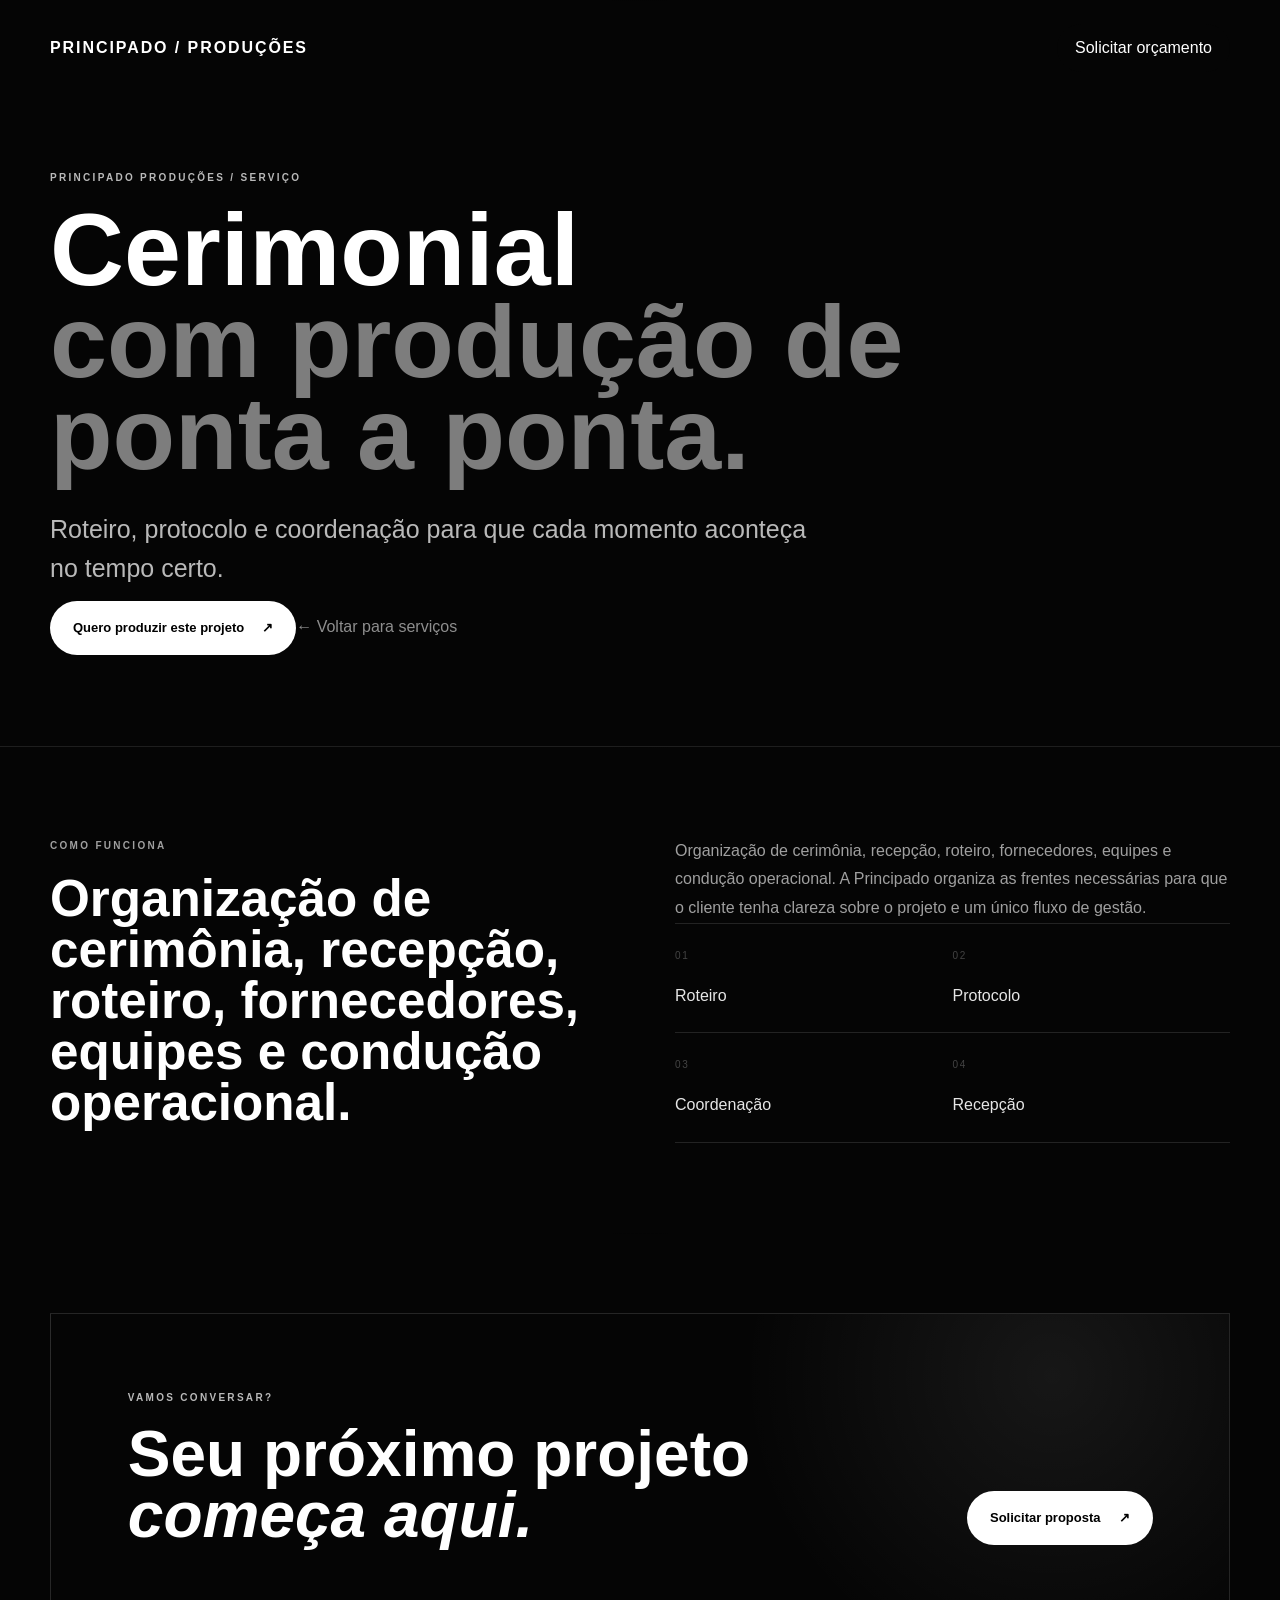
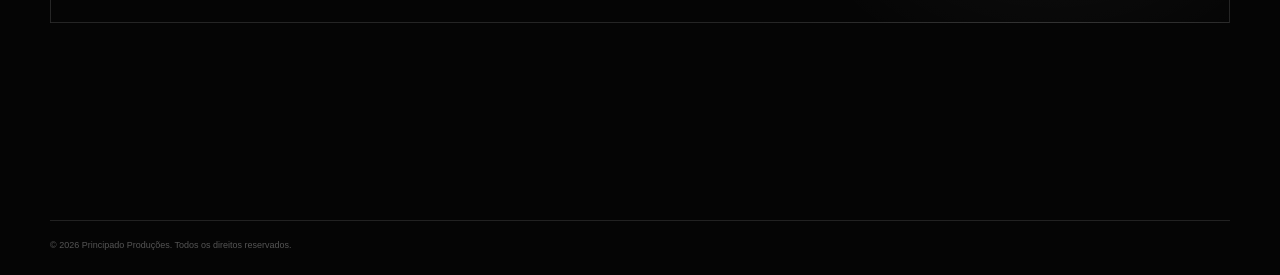
<file: cerimonial.html>
<!doctype html>
<html lang="pt-BR"><head><meta charset="utf-8"><meta name="viewport" content="width=device-width,initial-scale=1">
<meta name="description" content="Roteiro, protocolo e coordenação para que cada momento aconteça no tempo certo.">
<meta name="robots" content="index,follow"><meta name="theme-color" content="#050505">
<link rel="canonical" href="https://principadoproducoes.vercel.app/cerimonial.html">
<meta property="og:title" content="Cerimonial | Principado Produções"><meta property="og:description" content="Roteiro, protocolo e coordenação para que cada momento aconteça no tempo certo."><meta property="og:type" content="website">
<title>Cerimonial | Principado Produções</title>
<link rel="icon" type="image/svg+xml" href="assets/favicon-principado-exact.svg?v=5"><link rel="stylesheet" href="style.css"><style>
.service-page{min-height:100vh;background:#050505;color:#fff}.service-hero{padding:170px 0 90px;border-bottom:1px solid rgba(255,255,255,.1)}.service-hero h1{font-size:clamp(48px,8vw,110px);line-height:.9;max-width:1000px;margin:18px 0 30px}.service-hero h1 em,.service-content em{font-style:normal;opacity:.48}.service-lead{font-size:clamp(18px,2vw,25px);line-height:1.55;max-width:760px;color:rgba(255,255,255,.64)}.service-body{padding:90px 0}.service-body-grid{display:grid;grid-template-columns:1fr 1fr;gap:70px}.service-body h2{font-size:clamp(34px,4vw,58px);line-height:1;margin:0}.service-body p{color:rgba(255,255,255,.62);line-height:1.8}.service-points{display:grid;grid-template-columns:1fr 1fr;border-top:1px solid rgba(255,255,255,.12)}.service-point{padding:24px 0;border-bottom:1px solid rgba(255,255,255,.12);font-size:16px}.service-point span{display:block;font-size:10px;letter-spacing:.18em;opacity:.4;margin-bottom:20px}.service-cta{padding:80px 0 120px}.service-cta-box{border:1px solid rgba(255,255,255,.13);padding:clamp(30px,6vw,80px);display:flex;justify-content:space-between;gap:40px;align-items:end;background:radial-gradient(circle at 85% 20%,rgba(255,255,255,.07),transparent 30%)}.service-cta h2{font-size:clamp(35px,5vw,70px);line-height:.95;margin:0}.service-back{display:inline-flex;margin-top:28px;color:#fff;text-decoration:none;opacity:.55}.service-nav{position:absolute;top:0;left:0;right:0}.service-nav .nav{height:90px}.service-nav a{color:#fff;text-decoration:none}.service-brand{font-weight:800;letter-spacing:.12em}@media(max-width:800px){.service-body-grid,.service-cta-box{grid-template-columns:1fr;display:grid}.service-points{grid-template-columns:1fr}.service-hero{padding-top:130px}.service-nav .nav-links{display:none}}
</style></head><body class="service-page">
<header class="header service-nav"><div class="container nav"><a class="service-brand" href="index.html">PRINCIPADO / PRODUÇÕES</a><a class="nav-button" href="index.html#orcamento">Solicitar orçamento</a></div></header>
<main><section class="service-hero"><div class="container"><p class="kicker">PRINCIPADO PRODUÇÕES / SERVIÇO</p><h1>Cerimonial<br><em>com produção de ponta a ponta.</em></h1><p class="service-lead">Roteiro, protocolo e coordenação para que cada momento aconteça no tempo certo.</p><a class="button primary" href="index.html#orcamento">Quero produzir este projeto <b>↗</b></a><a class="service-back" href="index.html#servicos">← Voltar para serviços</a></div></section>
<section class="service-body"><div class="container service-body-grid"><div><p class="kicker">COMO FUNCIONA</p><h2>Organização de cerimônia, recepção, roteiro, fornecedores, equipes e condução operacional.</h2></div><div class="service-content"><p>Organização de cerimônia, recepção, roteiro, fornecedores, equipes e condução operacional. A Principado organiza as frentes necessárias para que o cliente tenha clareza sobre o projeto e um único fluxo de gestão.</p><div class="service-points"><div class="service-point"><span>01</span>Roteiro</div><div class="service-point"><span>02</span>Protocolo</div><div class="service-point"><span>03</span>Coordenação</div><div class="service-point"><span>04</span>Recepção</div></div></div></div></section>
<section class="service-cta"><div class="container"><div class="service-cta-box"><div><p class="kicker">VAMOS CONVERSAR?</p><h2>Seu próximo projeto<br><em>começa aqui.</em></h2></div><a class="button primary" href="index.html#orcamento">Solicitar proposta <b>↗</b></a></div></div></section></main>
<footer class="footer"><div class="container copyright">© <span id="year"></span> Principado Produções. Todos os direitos reservados.</div></footer><script>document.getElementById("year").textContent=new Date().getFullYear()</script></body></html>
</file>
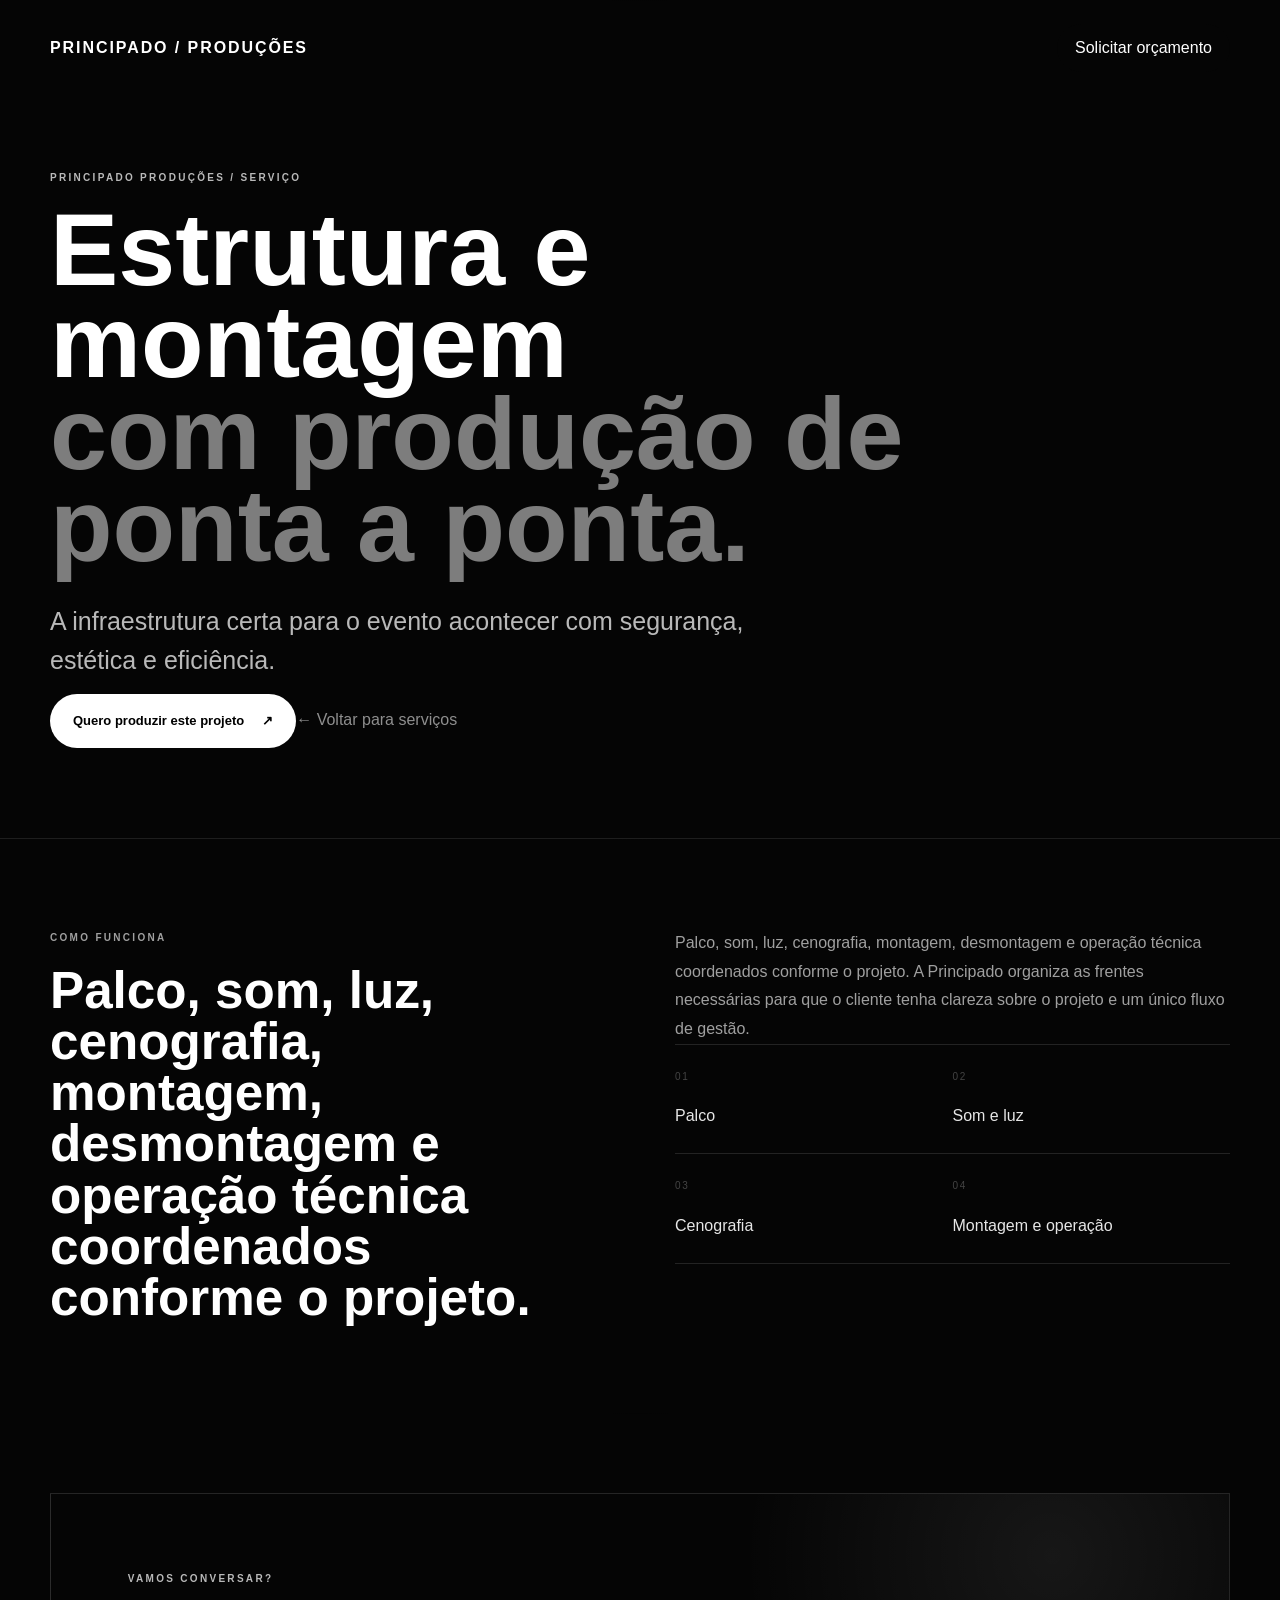
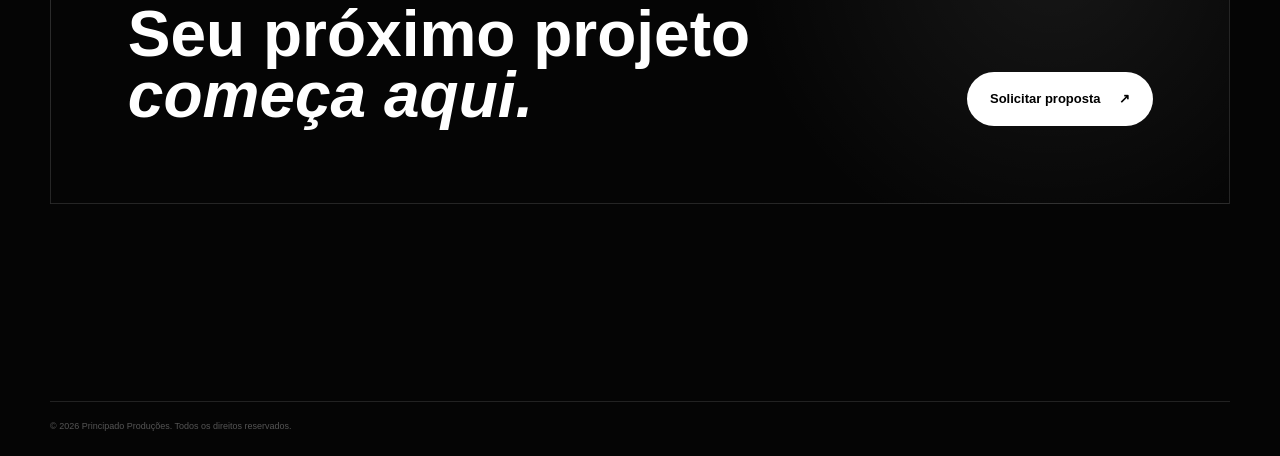
<file: estrutura-e-montagem.html>
<!doctype html>
<html lang="pt-BR"><head><meta charset="utf-8"><meta name="viewport" content="width=device-width,initial-scale=1">
<meta name="description" content="A infraestrutura certa para o evento acontecer com segurança, estética e eficiência.">
<meta name="robots" content="index,follow"><meta name="theme-color" content="#050505">
<link rel="canonical" href="https://principadoproducoes.vercel.app/estrutura-e-montagem.html">
<meta property="og:title" content="Estrutura e montagem | Principado Produções"><meta property="og:description" content="A infraestrutura certa para o evento acontecer com segurança, estética e eficiência."><meta property="og:type" content="website">
<title>Estrutura e montagem | Principado Produções</title>
<link rel="icon" type="image/svg+xml" href="assets/favicon-principado-exact.svg?v=5"><link rel="stylesheet" href="style.css"><style>
.service-page{min-height:100vh;background:#050505;color:#fff}.service-hero{padding:170px 0 90px;border-bottom:1px solid rgba(255,255,255,.1)}.service-hero h1{font-size:clamp(48px,8vw,110px);line-height:.9;max-width:1000px;margin:18px 0 30px}.service-hero h1 em,.service-content em{font-style:normal;opacity:.48}.service-lead{font-size:clamp(18px,2vw,25px);line-height:1.55;max-width:760px;color:rgba(255,255,255,.64)}.service-body{padding:90px 0}.service-body-grid{display:grid;grid-template-columns:1fr 1fr;gap:70px}.service-body h2{font-size:clamp(34px,4vw,58px);line-height:1;margin:0}.service-body p{color:rgba(255,255,255,.62);line-height:1.8}.service-points{display:grid;grid-template-columns:1fr 1fr;border-top:1px solid rgba(255,255,255,.12)}.service-point{padding:24px 0;border-bottom:1px solid rgba(255,255,255,.12);font-size:16px}.service-point span{display:block;font-size:10px;letter-spacing:.18em;opacity:.4;margin-bottom:20px}.service-cta{padding:80px 0 120px}.service-cta-box{border:1px solid rgba(255,255,255,.13);padding:clamp(30px,6vw,80px);display:flex;justify-content:space-between;gap:40px;align-items:end;background:radial-gradient(circle at 85% 20%,rgba(255,255,255,.07),transparent 30%)}.service-cta h2{font-size:clamp(35px,5vw,70px);line-height:.95;margin:0}.service-back{display:inline-flex;margin-top:28px;color:#fff;text-decoration:none;opacity:.55}.service-nav{position:absolute;top:0;left:0;right:0}.service-nav .nav{height:90px}.service-nav a{color:#fff;text-decoration:none}.service-brand{font-weight:800;letter-spacing:.12em}@media(max-width:800px){.service-body-grid,.service-cta-box{grid-template-columns:1fr;display:grid}.service-points{grid-template-columns:1fr}.service-hero{padding-top:130px}.service-nav .nav-links{display:none}}
</style></head><body class="service-page">
<header class="header service-nav"><div class="container nav"><a class="service-brand" href="index.html">PRINCIPADO / PRODUÇÕES</a><a class="nav-button" href="index.html#orcamento">Solicitar orçamento</a></div></header>
<main><section class="service-hero"><div class="container"><p class="kicker">PRINCIPADO PRODUÇÕES / SERVIÇO</p><h1>Estrutura e montagem<br><em>com produção de ponta a ponta.</em></h1><p class="service-lead">A infraestrutura certa para o evento acontecer com segurança, estética e eficiência.</p><a class="button primary" href="index.html#orcamento">Quero produzir este projeto <b>↗</b></a><a class="service-back" href="index.html#servicos">← Voltar para serviços</a></div></section>
<section class="service-body"><div class="container service-body-grid"><div><p class="kicker">COMO FUNCIONA</p><h2>Palco, som, luz, cenografia, montagem, desmontagem e operação técnica coordenados conforme o projeto.</h2></div><div class="service-content"><p>Palco, som, luz, cenografia, montagem, desmontagem e operação técnica coordenados conforme o projeto. A Principado organiza as frentes necessárias para que o cliente tenha clareza sobre o projeto e um único fluxo de gestão.</p><div class="service-points"><div class="service-point"><span>01</span>Palco</div><div class="service-point"><span>02</span>Som e luz</div><div class="service-point"><span>03</span>Cenografia</div><div class="service-point"><span>04</span>Montagem e operação</div></div></div></div></section>
<section class="service-cta"><div class="container"><div class="service-cta-box"><div><p class="kicker">VAMOS CONVERSAR?</p><h2>Seu próximo projeto<br><em>começa aqui.</em></h2></div><a class="button primary" href="index.html#orcamento">Solicitar proposta <b>↗</b></a></div></div></section></main>
<footer class="footer"><div class="container copyright">© <span id="year"></span> Principado Produções. Todos os direitos reservados.</div></footer><script>document.getElementById("year").textContent=new Date().getFullYear()</script></body></html>
</file>
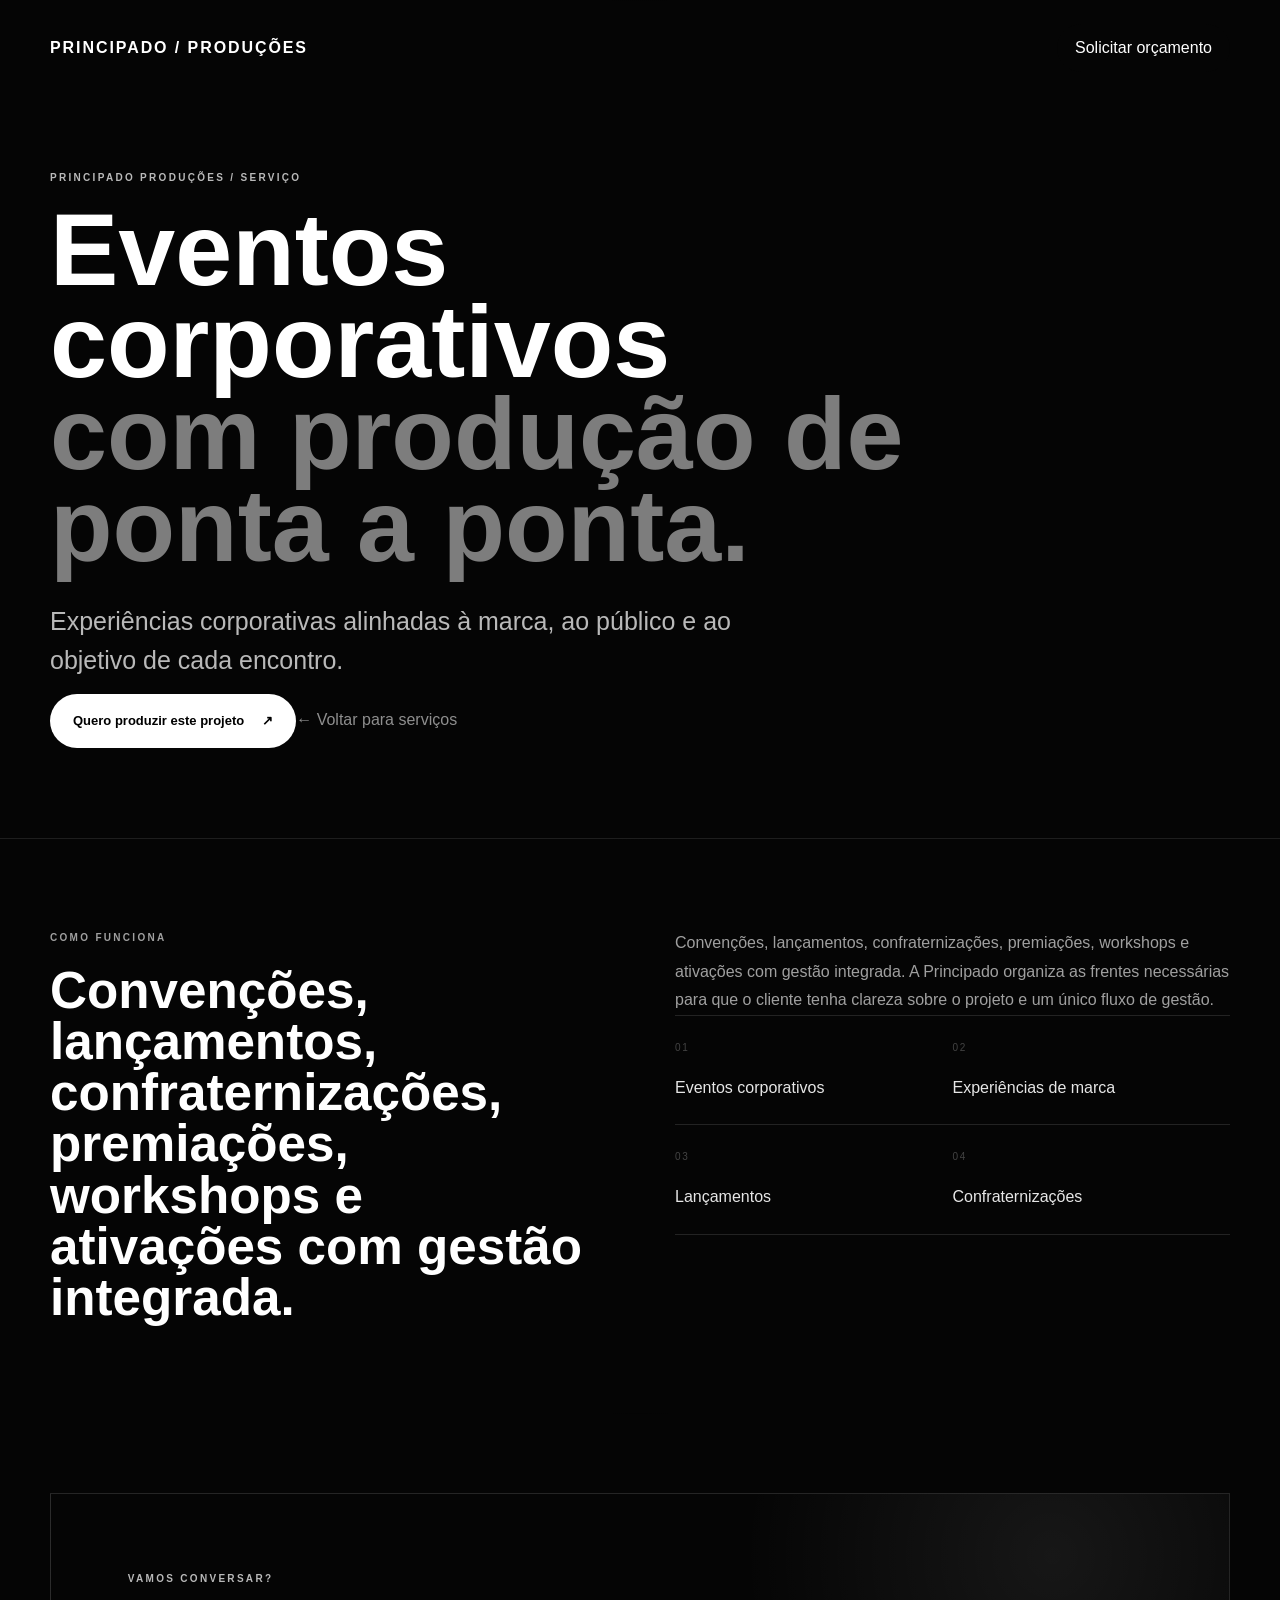
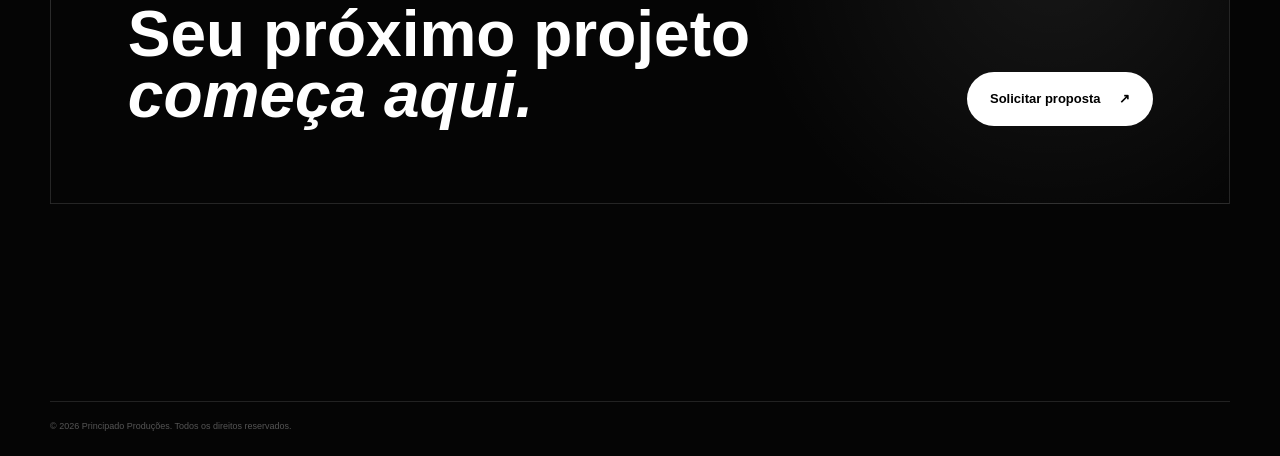
<file: eventos-corporativos.html>
<!doctype html>
<html lang="pt-BR"><head><meta charset="utf-8"><meta name="viewport" content="width=device-width,initial-scale=1">
<meta name="description" content="Experiências corporativas alinhadas à marca, ao público e ao objetivo de cada encontro.">
<meta name="robots" content="index,follow"><meta name="theme-color" content="#050505">
<link rel="canonical" href="https://principadoproducoes.vercel.app/eventos-corporativos.html">
<meta property="og:title" content="Eventos corporativos | Principado Produções"><meta property="og:description" content="Experiências corporativas alinhadas à marca, ao público e ao objetivo de cada encontro."><meta property="og:type" content="website">
<title>Eventos corporativos | Principado Produções</title>
<link rel="icon" type="image/svg+xml" href="assets/favicon-principado-exact.svg?v=5"><link rel="stylesheet" href="style.css"><style>
.service-page{min-height:100vh;background:#050505;color:#fff}.service-hero{padding:170px 0 90px;border-bottom:1px solid rgba(255,255,255,.1)}.service-hero h1{font-size:clamp(48px,8vw,110px);line-height:.9;max-width:1000px;margin:18px 0 30px}.service-hero h1 em,.service-content em{font-style:normal;opacity:.48}.service-lead{font-size:clamp(18px,2vw,25px);line-height:1.55;max-width:760px;color:rgba(255,255,255,.64)}.service-body{padding:90px 0}.service-body-grid{display:grid;grid-template-columns:1fr 1fr;gap:70px}.service-body h2{font-size:clamp(34px,4vw,58px);line-height:1;margin:0}.service-body p{color:rgba(255,255,255,.62);line-height:1.8}.service-points{display:grid;grid-template-columns:1fr 1fr;border-top:1px solid rgba(255,255,255,.12)}.service-point{padding:24px 0;border-bottom:1px solid rgba(255,255,255,.12);font-size:16px}.service-point span{display:block;font-size:10px;letter-spacing:.18em;opacity:.4;margin-bottom:20px}.service-cta{padding:80px 0 120px}.service-cta-box{border:1px solid rgba(255,255,255,.13);padding:clamp(30px,6vw,80px);display:flex;justify-content:space-between;gap:40px;align-items:end;background:radial-gradient(circle at 85% 20%,rgba(255,255,255,.07),transparent 30%)}.service-cta h2{font-size:clamp(35px,5vw,70px);line-height:.95;margin:0}.service-back{display:inline-flex;margin-top:28px;color:#fff;text-decoration:none;opacity:.55}.service-nav{position:absolute;top:0;left:0;right:0}.service-nav .nav{height:90px}.service-nav a{color:#fff;text-decoration:none}.service-brand{font-weight:800;letter-spacing:.12em}@media(max-width:800px){.service-body-grid,.service-cta-box{grid-template-columns:1fr;display:grid}.service-points{grid-template-columns:1fr}.service-hero{padding-top:130px}.service-nav .nav-links{display:none}}
</style></head><body class="service-page">
<header class="header service-nav"><div class="container nav"><a class="service-brand" href="index.html">PRINCIPADO / PRODUÇÕES</a><a class="nav-button" href="index.html#orcamento">Solicitar orçamento</a></div></header>
<main><section class="service-hero"><div class="container"><p class="kicker">PRINCIPADO PRODUÇÕES / SERVIÇO</p><h1>Eventos corporativos<br><em>com produção de ponta a ponta.</em></h1><p class="service-lead">Experiências corporativas alinhadas à marca, ao público e ao objetivo de cada encontro.</p><a class="button primary" href="index.html#orcamento">Quero produzir este projeto <b>↗</b></a><a class="service-back" href="index.html#servicos">← Voltar para serviços</a></div></section>
<section class="service-body"><div class="container service-body-grid"><div><p class="kicker">COMO FUNCIONA</p><h2>Convenções, lançamentos, confraternizações, premiações, workshops e ativações com gestão integrada.</h2></div><div class="service-content"><p>Convenções, lançamentos, confraternizações, premiações, workshops e ativações com gestão integrada. A Principado organiza as frentes necessárias para que o cliente tenha clareza sobre o projeto e um único fluxo de gestão.</p><div class="service-points"><div class="service-point"><span>01</span>Eventos corporativos</div><div class="service-point"><span>02</span>Experiências de marca</div><div class="service-point"><span>03</span>Lançamentos</div><div class="service-point"><span>04</span>Confraternizações</div></div></div></div></section>
<section class="service-cta"><div class="container"><div class="service-cta-box"><div><p class="kicker">VAMOS CONVERSAR?</p><h2>Seu próximo projeto<br><em>começa aqui.</em></h2></div><a class="button primary" href="index.html#orcamento">Solicitar proposta <b>↗</b></a></div></div></section></main>
<footer class="footer"><div class="container copyright">© <span id="year"></span> Principado Produções. Todos os direitos reservados.</div></footer><script>document.getElementById("year").textContent=new Date().getFullYear()</script></body></html>
</file>
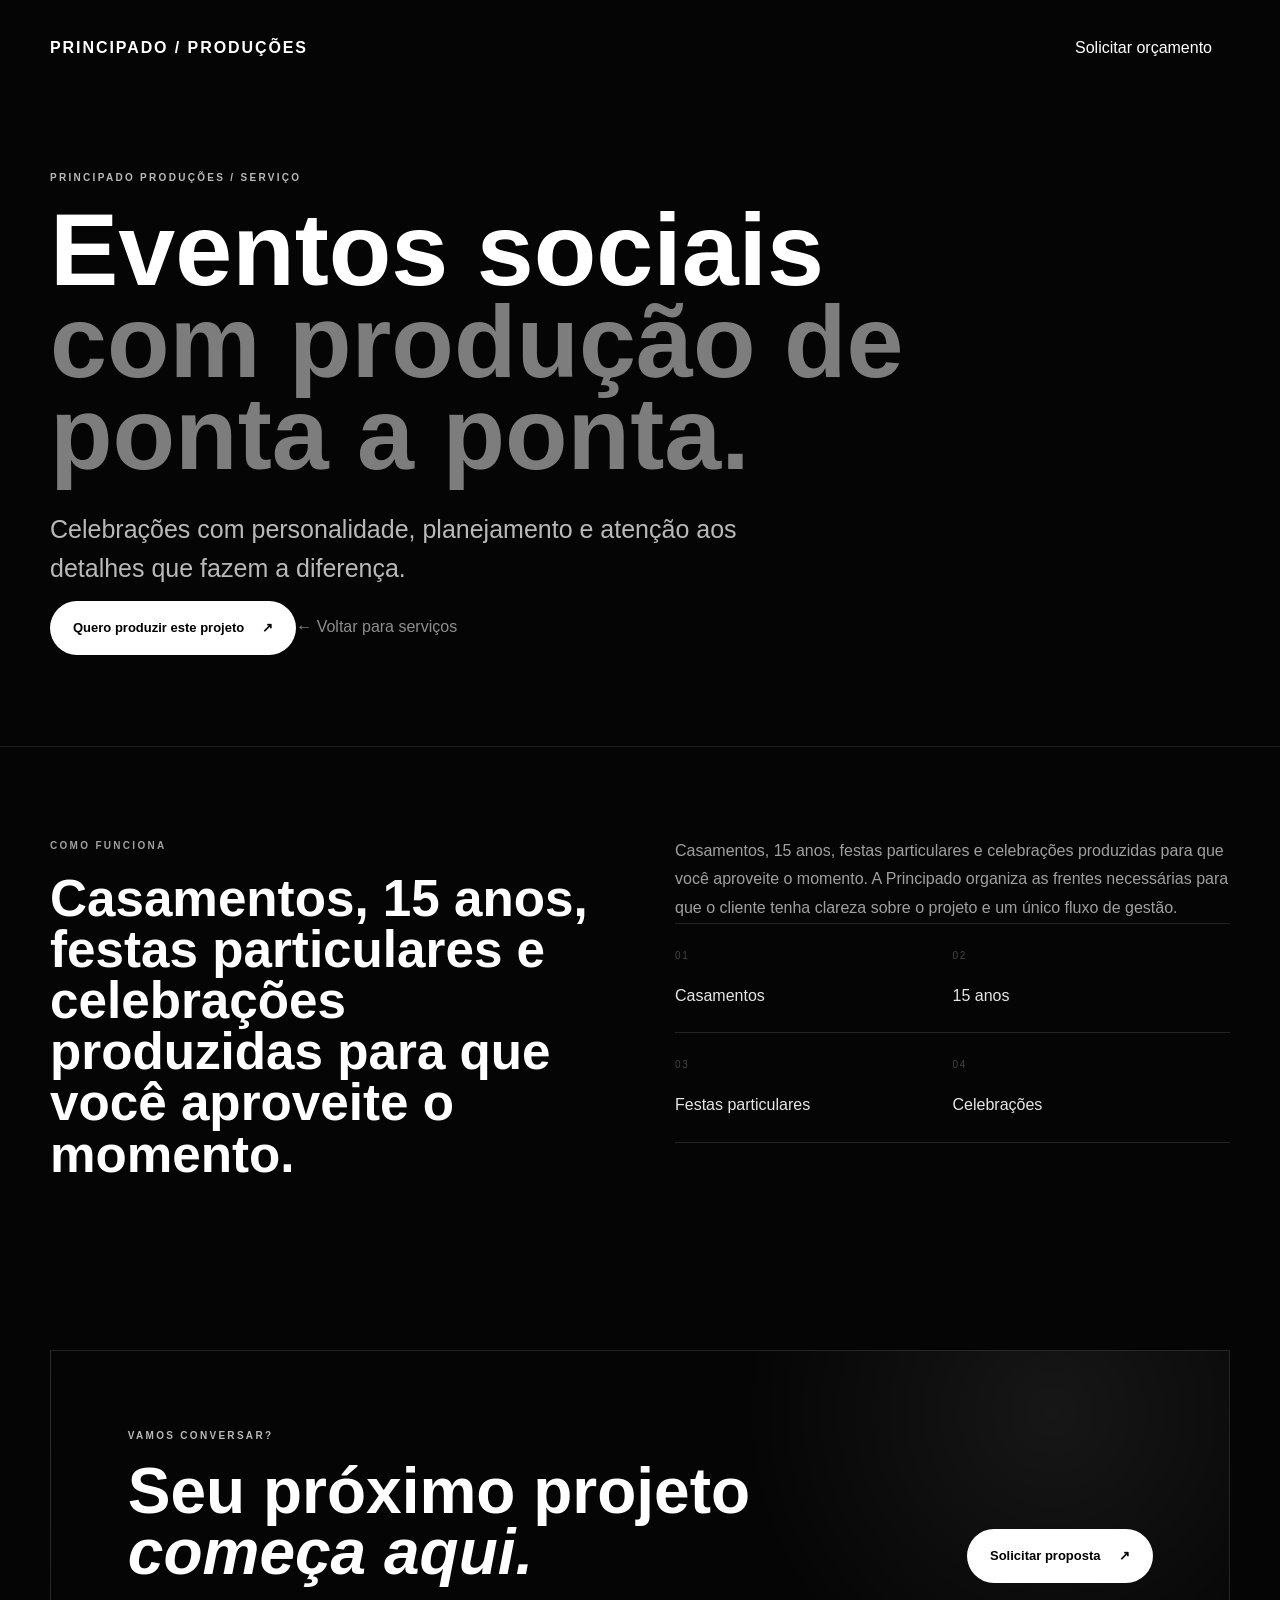
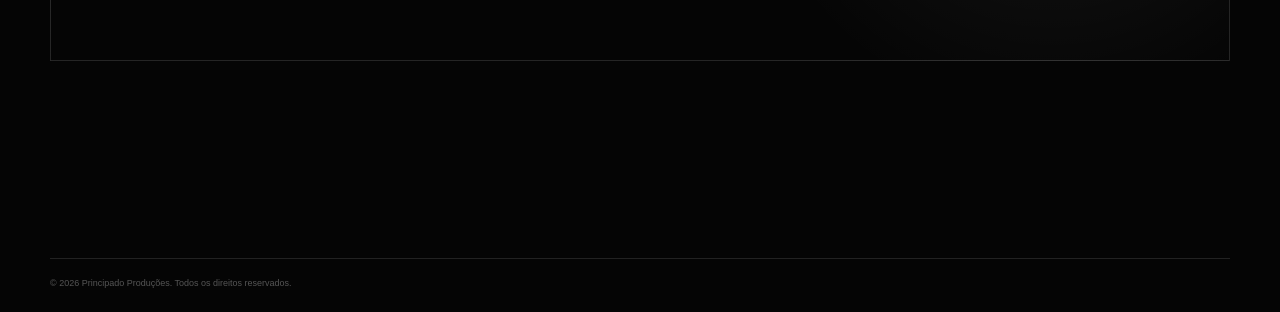
<file: eventos-sociais.html>
<!doctype html>
<html lang="pt-BR"><head><meta charset="utf-8"><meta name="viewport" content="width=device-width,initial-scale=1">
<meta name="description" content="Celebrações com personalidade, planejamento e atenção aos detalhes que fazem a diferença.">
<meta name="robots" content="index,follow"><meta name="theme-color" content="#050505">
<link rel="canonical" href="https://principadoproducoes.vercel.app/eventos-sociais.html">
<meta property="og:title" content="Eventos sociais | Principado Produções"><meta property="og:description" content="Celebrações com personalidade, planejamento e atenção aos detalhes que fazem a diferença."><meta property="og:type" content="website">
<title>Eventos sociais | Principado Produções</title>
<link rel="icon" type="image/svg+xml" href="assets/favicon-principado-exact.svg?v=5"><link rel="stylesheet" href="style.css"><style>
.service-page{min-height:100vh;background:#050505;color:#fff}.service-hero{padding:170px 0 90px;border-bottom:1px solid rgba(255,255,255,.1)}.service-hero h1{font-size:clamp(48px,8vw,110px);line-height:.9;max-width:1000px;margin:18px 0 30px}.service-hero h1 em,.service-content em{font-style:normal;opacity:.48}.service-lead{font-size:clamp(18px,2vw,25px);line-height:1.55;max-width:760px;color:rgba(255,255,255,.64)}.service-body{padding:90px 0}.service-body-grid{display:grid;grid-template-columns:1fr 1fr;gap:70px}.service-body h2{font-size:clamp(34px,4vw,58px);line-height:1;margin:0}.service-body p{color:rgba(255,255,255,.62);line-height:1.8}.service-points{display:grid;grid-template-columns:1fr 1fr;border-top:1px solid rgba(255,255,255,.12)}.service-point{padding:24px 0;border-bottom:1px solid rgba(255,255,255,.12);font-size:16px}.service-point span{display:block;font-size:10px;letter-spacing:.18em;opacity:.4;margin-bottom:20px}.service-cta{padding:80px 0 120px}.service-cta-box{border:1px solid rgba(255,255,255,.13);padding:clamp(30px,6vw,80px);display:flex;justify-content:space-between;gap:40px;align-items:end;background:radial-gradient(circle at 85% 20%,rgba(255,255,255,.07),transparent 30%)}.service-cta h2{font-size:clamp(35px,5vw,70px);line-height:.95;margin:0}.service-back{display:inline-flex;margin-top:28px;color:#fff;text-decoration:none;opacity:.55}.service-nav{position:absolute;top:0;left:0;right:0}.service-nav .nav{height:90px}.service-nav a{color:#fff;text-decoration:none}.service-brand{font-weight:800;letter-spacing:.12em}@media(max-width:800px){.service-body-grid,.service-cta-box{grid-template-columns:1fr;display:grid}.service-points{grid-template-columns:1fr}.service-hero{padding-top:130px}.service-nav .nav-links{display:none}}
</style></head><body class="service-page">
<header class="header service-nav"><div class="container nav"><a class="service-brand" href="index.html">PRINCIPADO / PRODUÇÕES</a><a class="nav-button" href="index.html#orcamento">Solicitar orçamento</a></div></header>
<main><section class="service-hero"><div class="container"><p class="kicker">PRINCIPADO PRODUÇÕES / SERVIÇO</p><h1>Eventos sociais<br><em>com produção de ponta a ponta.</em></h1><p class="service-lead">Celebrações com personalidade, planejamento e atenção aos detalhes que fazem a diferença.</p><a class="button primary" href="index.html#orcamento">Quero produzir este projeto <b>↗</b></a><a class="service-back" href="index.html#servicos">← Voltar para serviços</a></div></section>
<section class="service-body"><div class="container service-body-grid"><div><p class="kicker">COMO FUNCIONA</p><h2>Casamentos, 15 anos, festas particulares e celebrações produzidas para que você aproveite o momento.</h2></div><div class="service-content"><p>Casamentos, 15 anos, festas particulares e celebrações produzidas para que você aproveite o momento. A Principado organiza as frentes necessárias para que o cliente tenha clareza sobre o projeto e um único fluxo de gestão.</p><div class="service-points"><div class="service-point"><span>01</span>Casamentos</div><div class="service-point"><span>02</span>15 anos</div><div class="service-point"><span>03</span>Festas particulares</div><div class="service-point"><span>04</span>Celebrações</div></div></div></div></section>
<section class="service-cta"><div class="container"><div class="service-cta-box"><div><p class="kicker">VAMOS CONVERSAR?</p><h2>Seu próximo projeto<br><em>começa aqui.</em></h2></div><a class="button primary" href="index.html#orcamento">Solicitar proposta <b>↗</b></a></div></div></section></main>
<footer class="footer"><div class="container copyright">© <span id="year"></span> Principado Produções. Todos os direitos reservados.</div></footer><script>document.getElementById("year").textContent=new Date().getFullYear()</script></body></html>
</file>
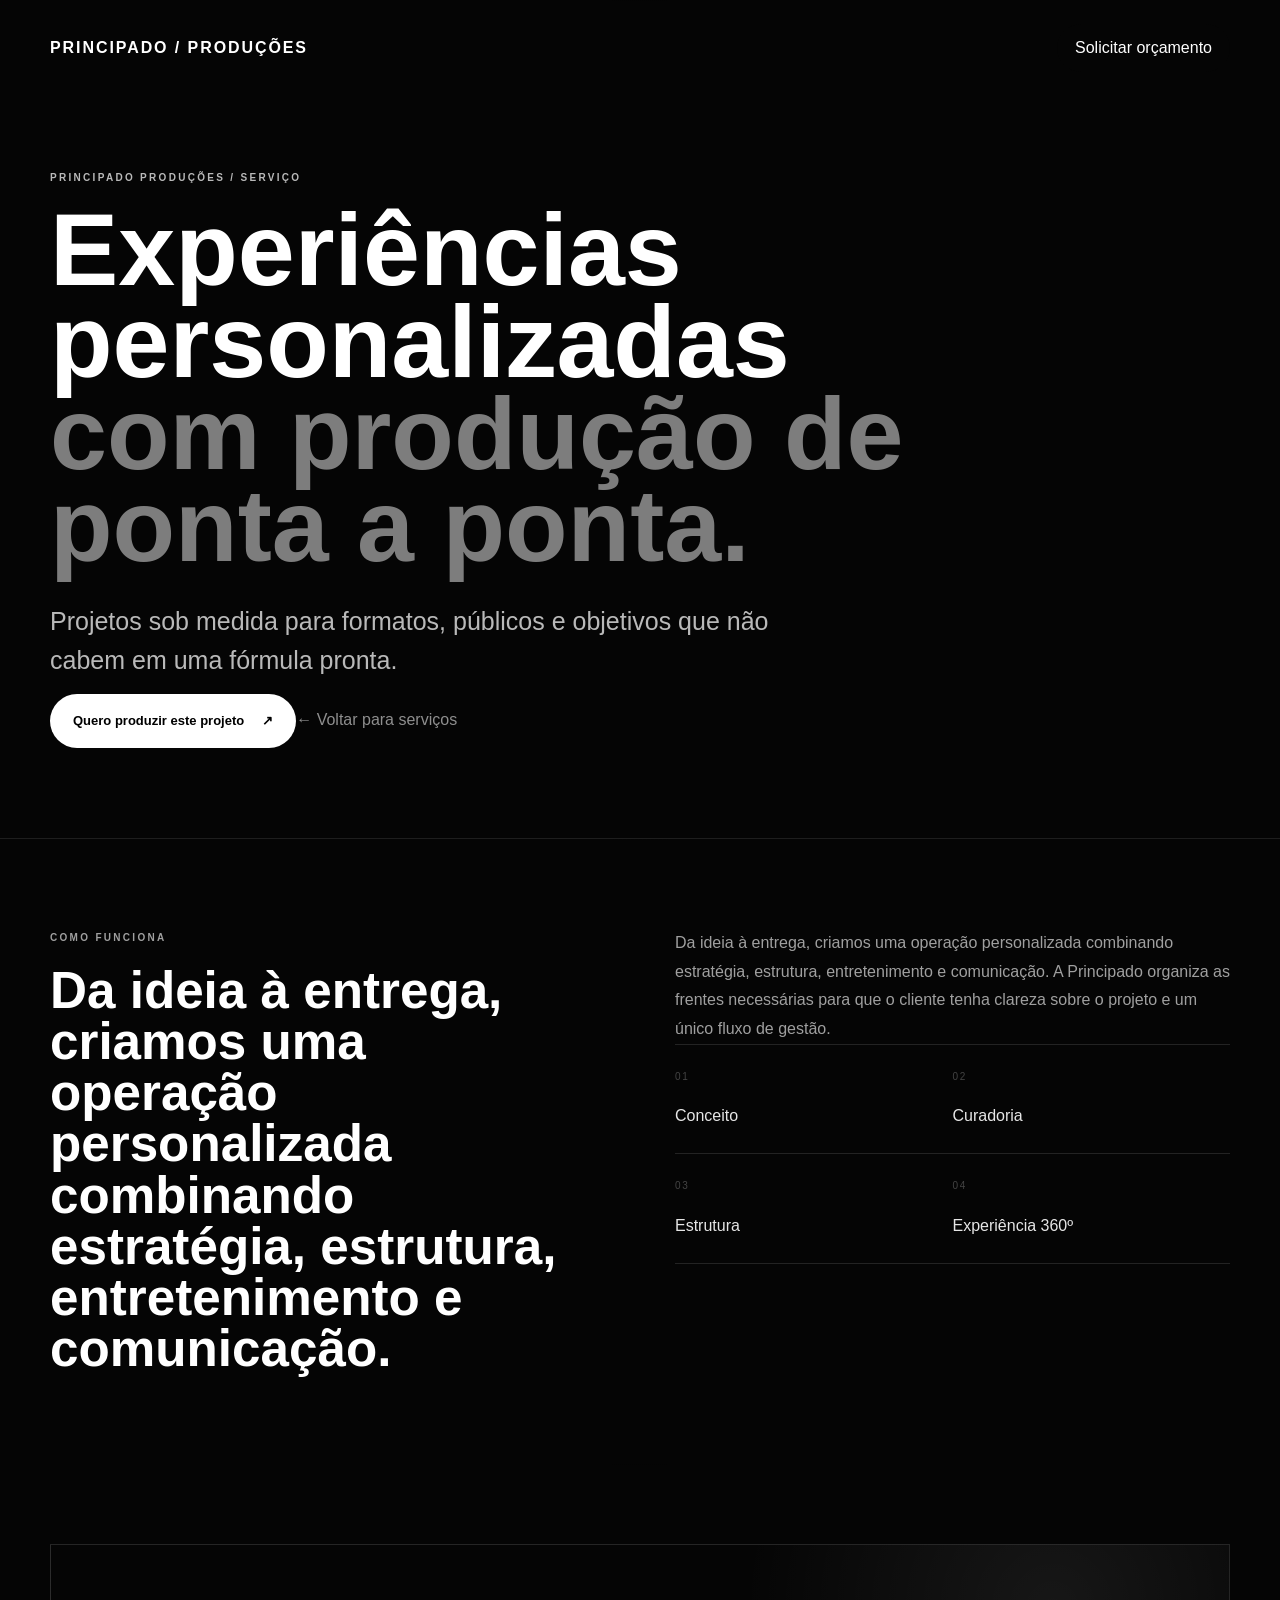
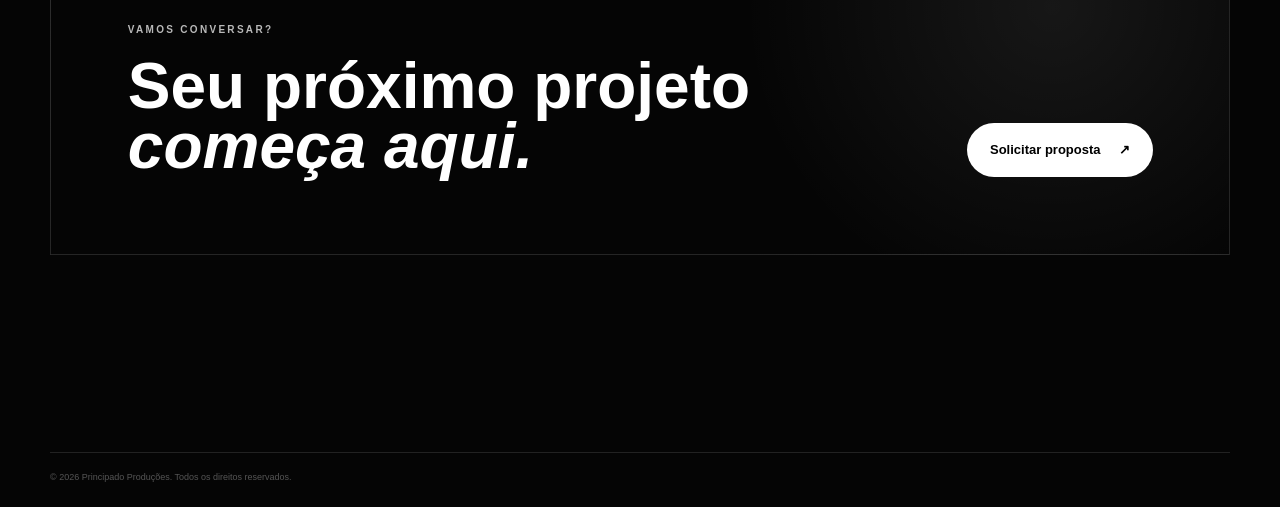
<file: experiencias-personalizadas.html>
<!doctype html>
<html lang="pt-BR"><head><meta charset="utf-8"><meta name="viewport" content="width=device-width,initial-scale=1">
<meta name="description" content="Projetos sob medida para formatos, públicos e objetivos que não cabem em uma fórmula pronta.">
<meta name="robots" content="index,follow"><meta name="theme-color" content="#050505">
<link rel="canonical" href="https://principadoproducoes.vercel.app/experiencias-personalizadas.html">
<meta property="og:title" content="Experiências personalizadas | Principado Produções"><meta property="og:description" content="Projetos sob medida para formatos, públicos e objetivos que não cabem em uma fórmula pronta."><meta property="og:type" content="website">
<title>Experiências personalizadas | Principado Produções</title>
<link rel="icon" type="image/svg+xml" href="assets/favicon-principado-exact.svg?v=5"><link rel="stylesheet" href="style.css"><style>
.service-page{min-height:100vh;background:#050505;color:#fff}.service-hero{padding:170px 0 90px;border-bottom:1px solid rgba(255,255,255,.1)}.service-hero h1{font-size:clamp(48px,8vw,110px);line-height:.9;max-width:1000px;margin:18px 0 30px}.service-hero h1 em,.service-content em{font-style:normal;opacity:.48}.service-lead{font-size:clamp(18px,2vw,25px);line-height:1.55;max-width:760px;color:rgba(255,255,255,.64)}.service-body{padding:90px 0}.service-body-grid{display:grid;grid-template-columns:1fr 1fr;gap:70px}.service-body h2{font-size:clamp(34px,4vw,58px);line-height:1;margin:0}.service-body p{color:rgba(255,255,255,.62);line-height:1.8}.service-points{display:grid;grid-template-columns:1fr 1fr;border-top:1px solid rgba(255,255,255,.12)}.service-point{padding:24px 0;border-bottom:1px solid rgba(255,255,255,.12);font-size:16px}.service-point span{display:block;font-size:10px;letter-spacing:.18em;opacity:.4;margin-bottom:20px}.service-cta{padding:80px 0 120px}.service-cta-box{border:1px solid rgba(255,255,255,.13);padding:clamp(30px,6vw,80px);display:flex;justify-content:space-between;gap:40px;align-items:end;background:radial-gradient(circle at 85% 20%,rgba(255,255,255,.07),transparent 30%)}.service-cta h2{font-size:clamp(35px,5vw,70px);line-height:.95;margin:0}.service-back{display:inline-flex;margin-top:28px;color:#fff;text-decoration:none;opacity:.55}.service-nav{position:absolute;top:0;left:0;right:0}.service-nav .nav{height:90px}.service-nav a{color:#fff;text-decoration:none}.service-brand{font-weight:800;letter-spacing:.12em}@media(max-width:800px){.service-body-grid,.service-cta-box{grid-template-columns:1fr;display:grid}.service-points{grid-template-columns:1fr}.service-hero{padding-top:130px}.service-nav .nav-links{display:none}}
</style></head><body class="service-page">
<header class="header service-nav"><div class="container nav"><a class="service-brand" href="index.html">PRINCIPADO / PRODUÇÕES</a><a class="nav-button" href="index.html#orcamento">Solicitar orçamento</a></div></header>
<main><section class="service-hero"><div class="container"><p class="kicker">PRINCIPADO PRODUÇÕES / SERVIÇO</p><h1>Experiências personalizadas<br><em>com produção de ponta a ponta.</em></h1><p class="service-lead">Projetos sob medida para formatos, públicos e objetivos que não cabem em uma fórmula pronta.</p><a class="button primary" href="index.html#orcamento">Quero produzir este projeto <b>↗</b></a><a class="service-back" href="index.html#servicos">← Voltar para serviços</a></div></section>
<section class="service-body"><div class="container service-body-grid"><div><p class="kicker">COMO FUNCIONA</p><h2>Da ideia à entrega, criamos uma operação personalizada combinando estratégia, estrutura, entretenimento e comunicação.</h2></div><div class="service-content"><p>Da ideia à entrega, criamos uma operação personalizada combinando estratégia, estrutura, entretenimento e comunicação. A Principado organiza as frentes necessárias para que o cliente tenha clareza sobre o projeto e um único fluxo de gestão.</p><div class="service-points"><div class="service-point"><span>01</span>Conceito</div><div class="service-point"><span>02</span>Curadoria</div><div class="service-point"><span>03</span>Estrutura</div><div class="service-point"><span>04</span>Experiência 360º</div></div></div></div></section>
<section class="service-cta"><div class="container"><div class="service-cta-box"><div><p class="kicker">VAMOS CONVERSAR?</p><h2>Seu próximo projeto<br><em>começa aqui.</em></h2></div><a class="button primary" href="index.html#orcamento">Solicitar proposta <b>↗</b></a></div></div></section></main>
<footer class="footer"><div class="container copyright">© <span id="year"></span> Principado Produções. Todos os direitos reservados.</div></footer><script>document.getElementById("year").textContent=new Date().getFullYear()</script></body></html>
</file>
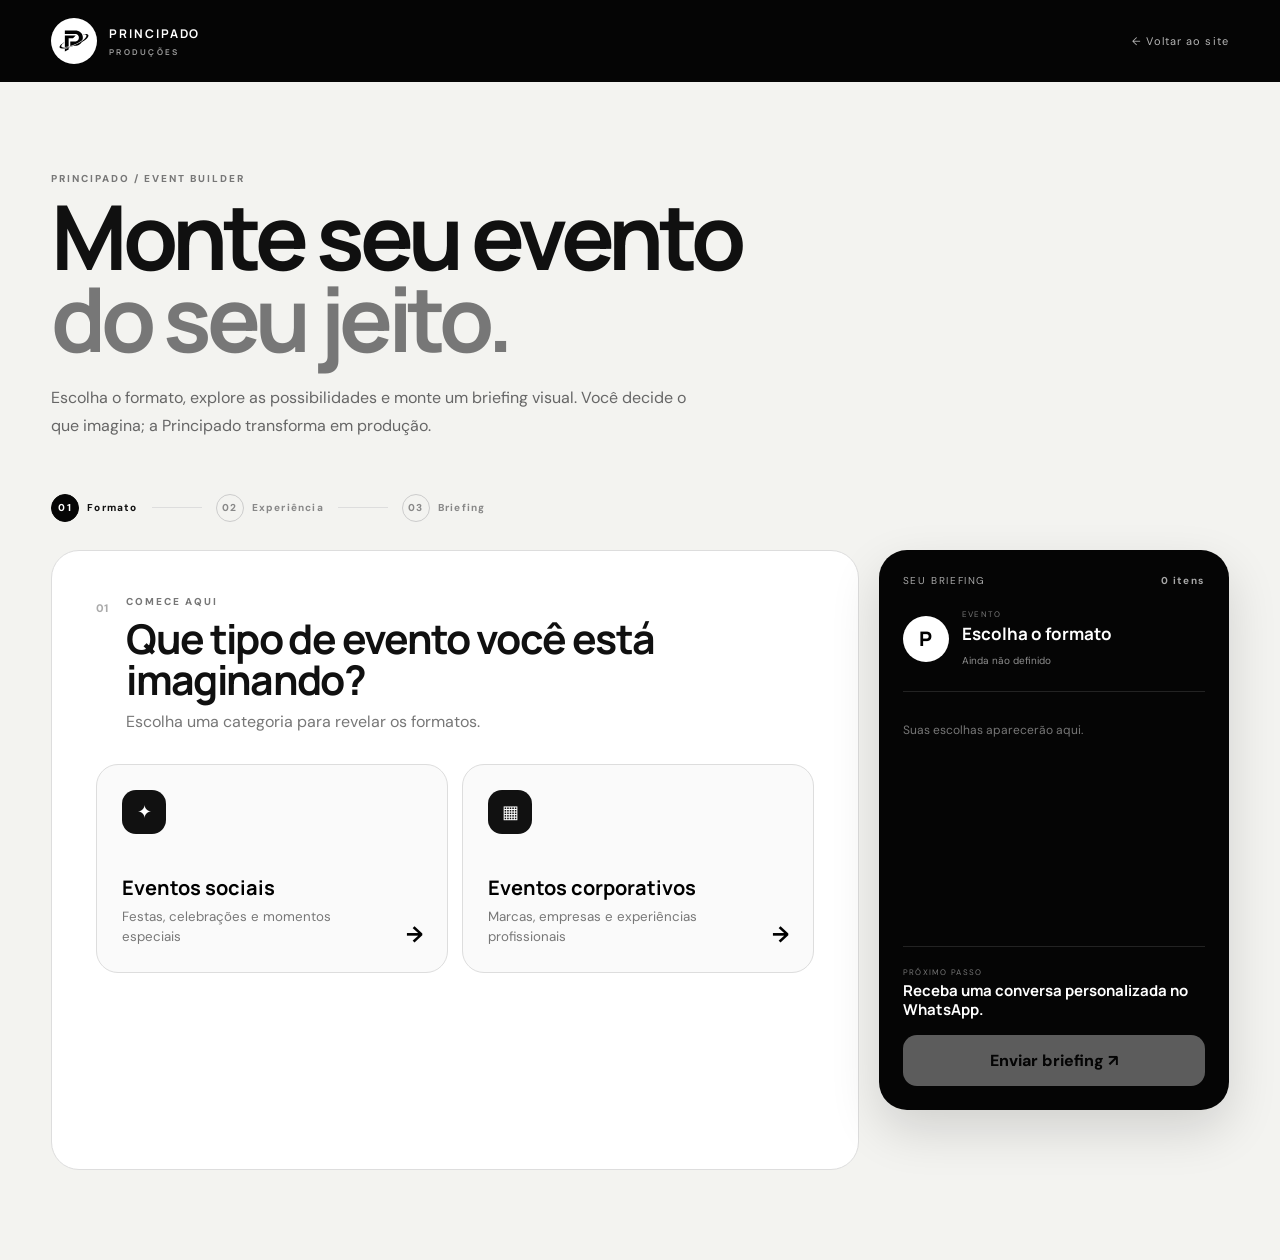
<file: montar-evento.html>
<!doctype html>
<html lang="pt-BR">
<head>
  <meta charset="utf-8">
  <meta name="viewport" content="width=device-width,initial-scale=1">
  <meta name="description" content="Monte seu evento com a Principado Produções. Escolha o tipo, personalize os detalhes e envie seu briefing pelo WhatsApp.">
  <title>Monte seu evento | Principado Produções</title>
  <link rel="icon" type="image/svg+xml" href="assets/favicon-principado-exact.svg?v=5">
  <link rel="preconnect" href="https://fonts.googleapis.com">
  <link rel="preconnect" href="https://fonts.gstatic.com" crossorigin>
  <link href="https://fonts.googleapis.com/css2?family=DM+Sans:wght@400;500;600;700&family=Manrope:wght@600;700;800&display=swap" rel="stylesheet">
  <link rel="stylesheet" href="montar-evento.css">
</head>
<body>
  <header class="builder-top">
    <a class="builder-brand" href="index.html" aria-label="Voltar para Principado Produções">
      <span><img src="assets/logo-p-only.svg" alt=""></span>
      <b>PRINCIPADO <small>PRODUÇÕES</small></b>
    </a>
    <a class="back-link" href="index.html#orcamento">← Voltar ao site</a>
  </header>

  <main class="builder-page">
    <div class="builder-intro">
      <p class="eyebrow">PRINCIPADO / EVENT BUILDER</p>
      <h1>Monte seu evento<br><em>do seu jeito.</em></h1>
      <p>Escolha o formato, explore as possibilidades e monte um briefing visual. Você decide o que imagina; a Principado transforma em produção.</p>
    </div>

    <div class="progress">
      <div class="progress-item is-active" data-progress="1"><span>01</span> Formato</div>
      <i></i><div class="progress-item" data-progress="2"><span>02</span> Experiência</div>
      <i></i><div class="progress-item" data-progress="3"><span>03</span> Briefing</div>
    </div>

    <section class="builder-shell">
      <div class="builder-main">
        <section class="builder-step-section is-visible" id="step1">
          <div class="step-heading"><span>01</span><div><p class="eyebrow">COMECE AQUI</p><h2>Que tipo de evento você está imaginando?</h2><p>Escolha uma categoria para revelar os formatos.</p></div></div>
          <div class="category-grid">
            <button class="choice-card" data-category="social"><span class="choice-icon">✦</span><strong>Eventos sociais</strong><small>Festas, celebrações e momentos especiais</small><b>→</b></button>
            <button class="choice-card" data-category="corporate"><span class="choice-icon">▦</span><strong>Eventos corporativos</strong><small>Marcas, empresas e experiências profissionais</small><b>→</b></button>
          </div>
        </section>

        <section class="builder-step-section" id="step2">
          <div class="step-heading"><span>02</span><div><p class="eyebrow">FORMATO</p><h2>Agora escolha o tipo de evento.</h2><p>Isso ajuda a Principado a sugerir uma base de produção mais inteligente.</p></div></div>
          <div class="subtype-grid" id="subtypes"></div>
          <button class="text-button" id="backToCategory">← Trocar categoria</button>
        </section>

        <section class="builder-step-section" id="step3">
          <div class="step-heading"><span>03</span><div><p class="eyebrow">PERSONALIZE</p><h2>Construa a experiência.</h2><p>Os itens marcados como recomendados já vêm sugeridos. Você pode adicionar ou retirar qualquer coisa.</p></div></div>
          <div class="catalog-tabs" id="tabs"></div>
          <div class="catalog-grid" id="products"></div>
          <button class="text-button" id="backToSubtype">← Trocar tipo de evento</button>
        </section>
      </div>

      <aside class="briefing-card">
        <div class="briefing-top"><span>SEU BRIEFING</span><strong id="count">0 itens</strong></div>
        <div class="briefing-event" id="eventPreview">
          <span class="preview-mark">P</span>
          <div><small>EVENTO</small><strong id="eventName">Escolha o formato</strong><span id="eventCategory">Ainda não definido</span></div>
        </div>
        <div class="selected-list" id="selectedList"><p>Suas escolhas aparecerão aqui.</p></div>
        <div class="briefing-footer">
          <div><small>PRÓXIMO PASSO</small><strong>Receba uma conversa personalizada no WhatsApp.</strong></div>
          <button id="sendBriefing" disabled>Enviar briefing <span>↗</span></button>
        </div>
      </aside>
    </section>
  </main>

  <div class="toast" id="toast" role="status"></div>
  <script src="montar-evento.js" defer></script>
</body>
</html>
</file>
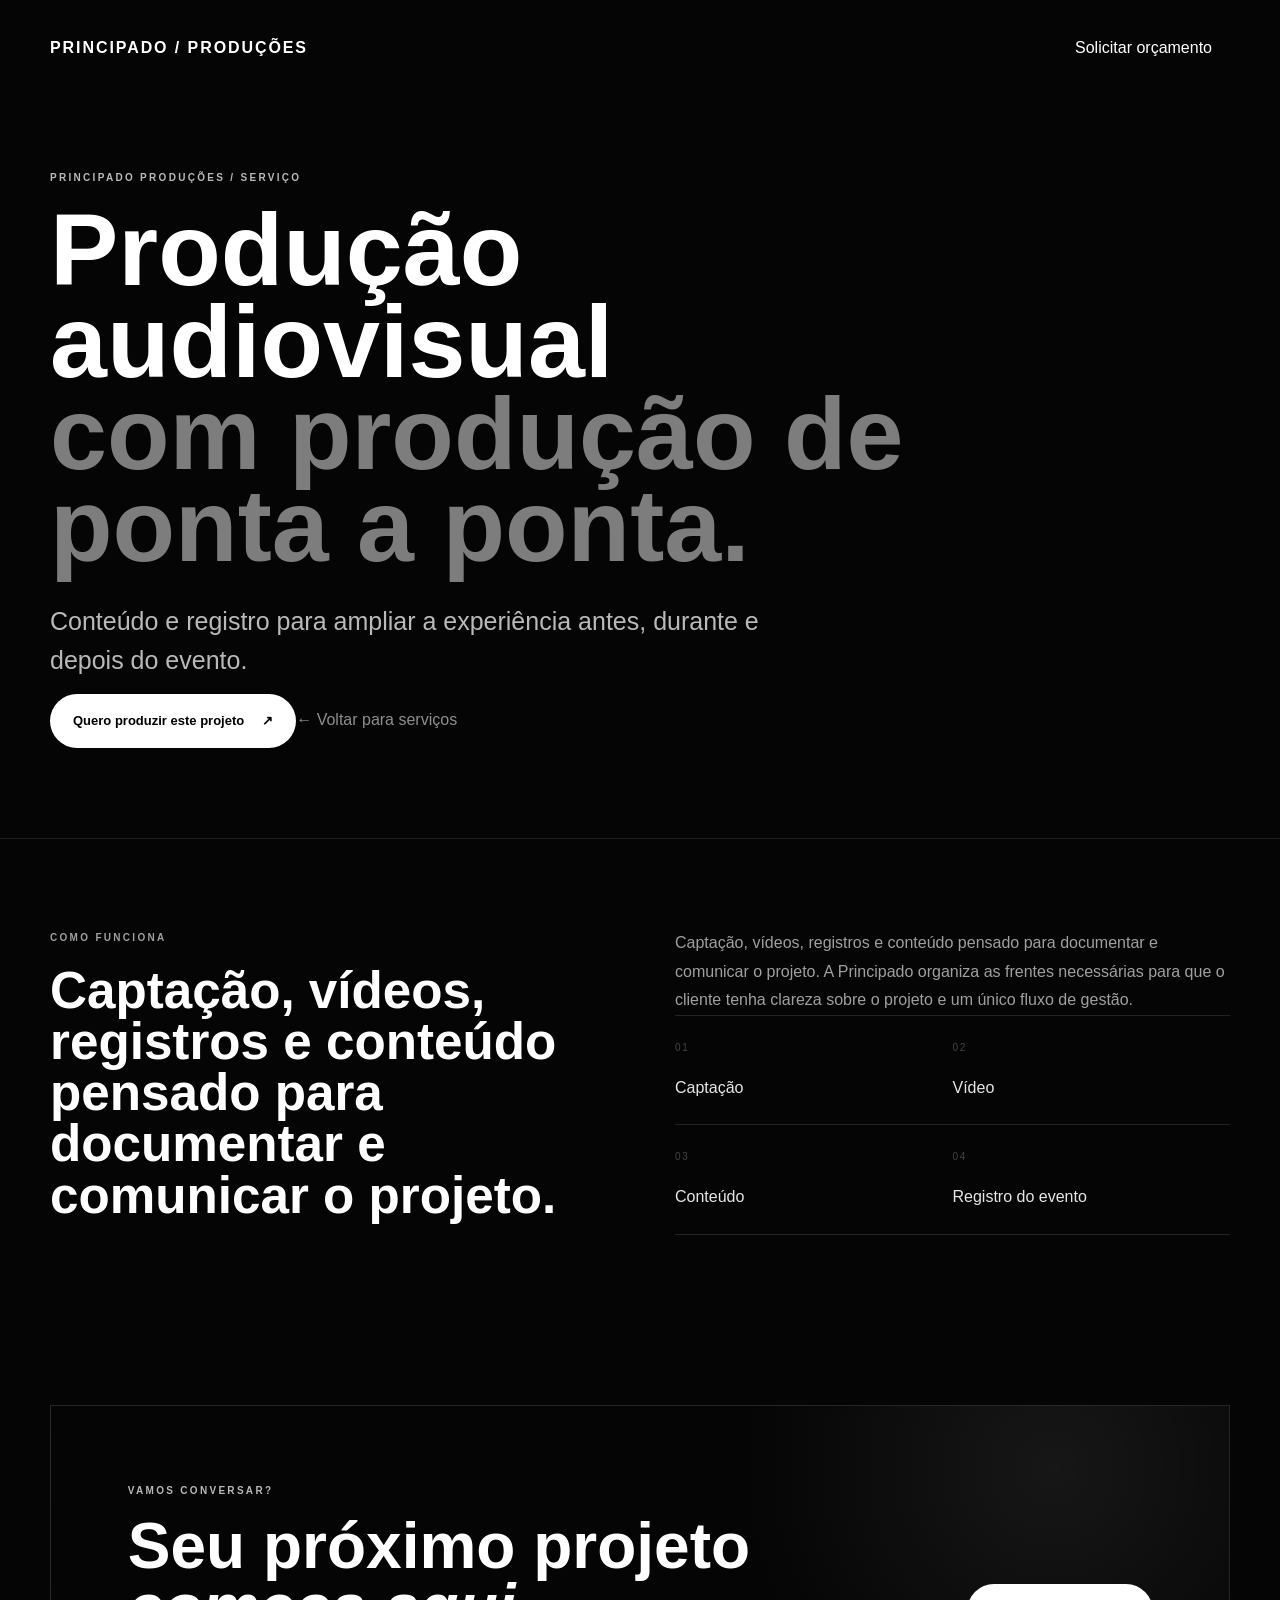
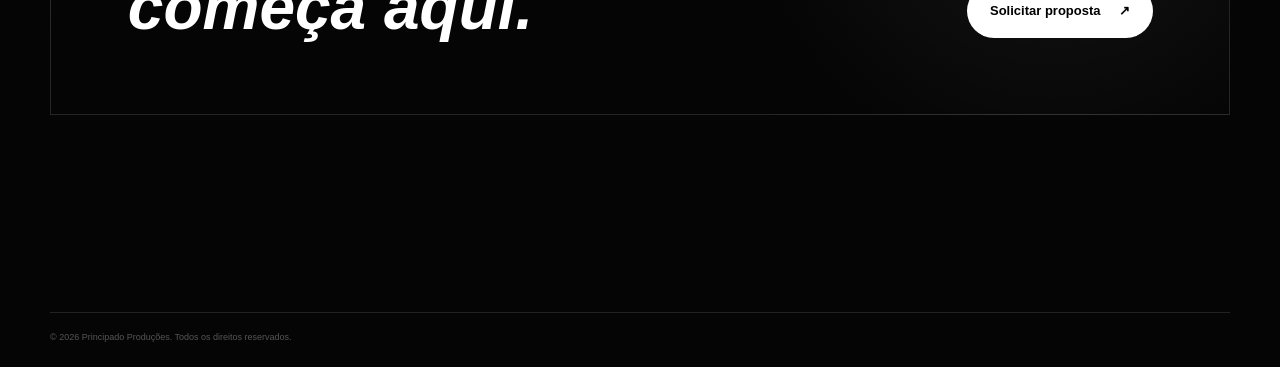
<file: producao-audiovisual.html>
<!doctype html>
<html lang="pt-BR"><head><meta charset="utf-8"><meta name="viewport" content="width=device-width,initial-scale=1">
<meta name="description" content="Conteúdo e registro para ampliar a experiência antes, durante e depois do evento.">
<meta name="robots" content="index,follow"><meta name="theme-color" content="#050505">
<link rel="canonical" href="https://principadoproducoes.vercel.app/producao-audiovisual.html">
<meta property="og:title" content="Produção audiovisual | Principado Produções"><meta property="og:description" content="Conteúdo e registro para ampliar a experiência antes, durante e depois do evento."><meta property="og:type" content="website">
<title>Produção audiovisual | Principado Produções</title>
<link rel="icon" type="image/svg+xml" href="assets/favicon-principado-exact.svg?v=5"><link rel="stylesheet" href="style.css"><style>
.service-page{min-height:100vh;background:#050505;color:#fff}.service-hero{padding:170px 0 90px;border-bottom:1px solid rgba(255,255,255,.1)}.service-hero h1{font-size:clamp(48px,8vw,110px);line-height:.9;max-width:1000px;margin:18px 0 30px}.service-hero h1 em,.service-content em{font-style:normal;opacity:.48}.service-lead{font-size:clamp(18px,2vw,25px);line-height:1.55;max-width:760px;color:rgba(255,255,255,.64)}.service-body{padding:90px 0}.service-body-grid{display:grid;grid-template-columns:1fr 1fr;gap:70px}.service-body h2{font-size:clamp(34px,4vw,58px);line-height:1;margin:0}.service-body p{color:rgba(255,255,255,.62);line-height:1.8}.service-points{display:grid;grid-template-columns:1fr 1fr;border-top:1px solid rgba(255,255,255,.12)}.service-point{padding:24px 0;border-bottom:1px solid rgba(255,255,255,.12);font-size:16px}.service-point span{display:block;font-size:10px;letter-spacing:.18em;opacity:.4;margin-bottom:20px}.service-cta{padding:80px 0 120px}.service-cta-box{border:1px solid rgba(255,255,255,.13);padding:clamp(30px,6vw,80px);display:flex;justify-content:space-between;gap:40px;align-items:end;background:radial-gradient(circle at 85% 20%,rgba(255,255,255,.07),transparent 30%)}.service-cta h2{font-size:clamp(35px,5vw,70px);line-height:.95;margin:0}.service-back{display:inline-flex;margin-top:28px;color:#fff;text-decoration:none;opacity:.55}.service-nav{position:absolute;top:0;left:0;right:0}.service-nav .nav{height:90px}.service-nav a{color:#fff;text-decoration:none}.service-brand{font-weight:800;letter-spacing:.12em}@media(max-width:800px){.service-body-grid,.service-cta-box{grid-template-columns:1fr;display:grid}.service-points{grid-template-columns:1fr}.service-hero{padding-top:130px}.service-nav .nav-links{display:none}}
</style></head><body class="service-page">
<header class="header service-nav"><div class="container nav"><a class="service-brand" href="index.html">PRINCIPADO / PRODUÇÕES</a><a class="nav-button" href="index.html#orcamento">Solicitar orçamento</a></div></header>
<main><section class="service-hero"><div class="container"><p class="kicker">PRINCIPADO PRODUÇÕES / SERVIÇO</p><h1>Produção audiovisual<br><em>com produção de ponta a ponta.</em></h1><p class="service-lead">Conteúdo e registro para ampliar a experiência antes, durante e depois do evento.</p><a class="button primary" href="index.html#orcamento">Quero produzir este projeto <b>↗</b></a><a class="service-back" href="index.html#servicos">← Voltar para serviços</a></div></section>
<section class="service-body"><div class="container service-body-grid"><div><p class="kicker">COMO FUNCIONA</p><h2>Captação, vídeos, registros e conteúdo pensado para documentar e comunicar o projeto.</h2></div><div class="service-content"><p>Captação, vídeos, registros e conteúdo pensado para documentar e comunicar o projeto. A Principado organiza as frentes necessárias para que o cliente tenha clareza sobre o projeto e um único fluxo de gestão.</p><div class="service-points"><div class="service-point"><span>01</span>Captação</div><div class="service-point"><span>02</span>Vídeo</div><div class="service-point"><span>03</span>Conteúdo</div><div class="service-point"><span>04</span>Registro do evento</div></div></div></div></section>
<section class="service-cta"><div class="container"><div class="service-cta-box"><div><p class="kicker">VAMOS CONVERSAR?</p><h2>Seu próximo projeto<br><em>começa aqui.</em></h2></div><a class="button primary" href="index.html#orcamento">Solicitar proposta <b>↗</b></a></div></div></section></main>
<footer class="footer"><div class="container copyright">© <span id="year"></span> Principado Produções. Todos os direitos reservados.</div></footer><script>document.getElementById("year").textContent=new Date().getFullYear()</script></body></html>
</file>
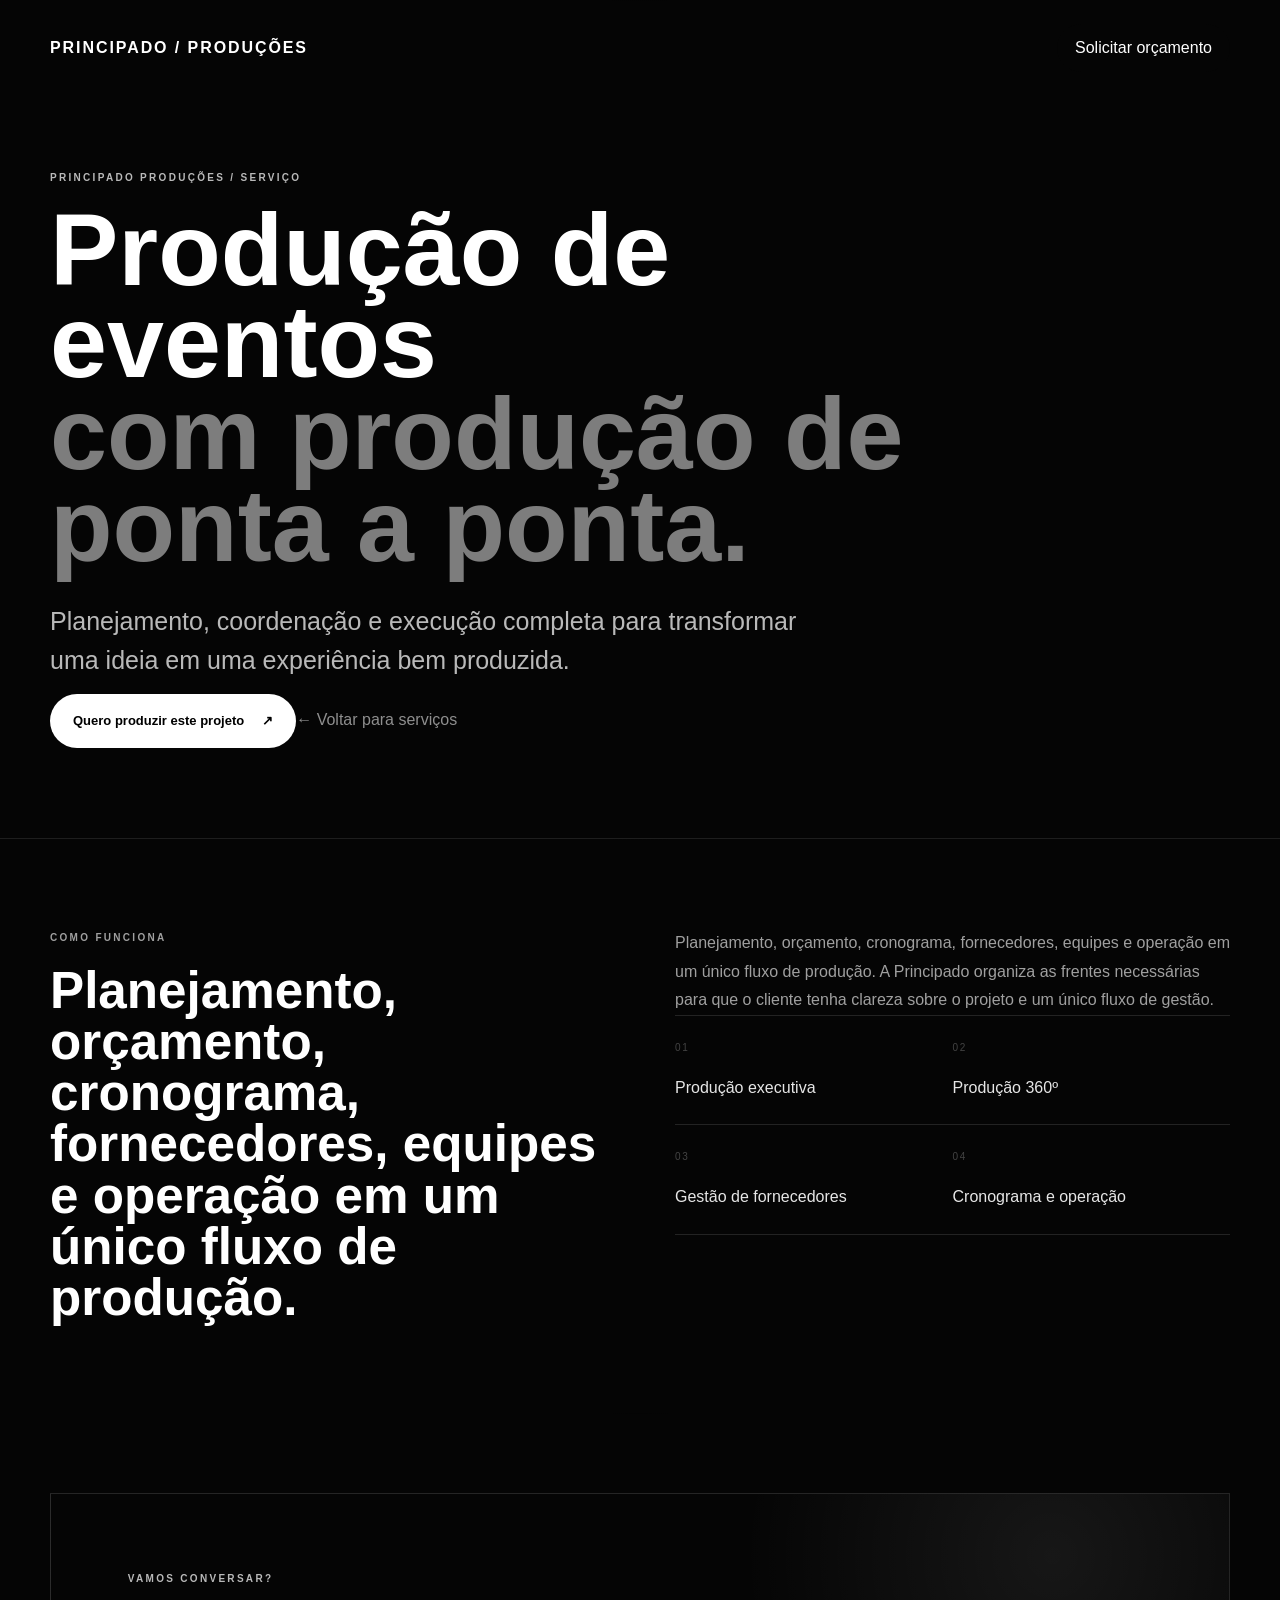
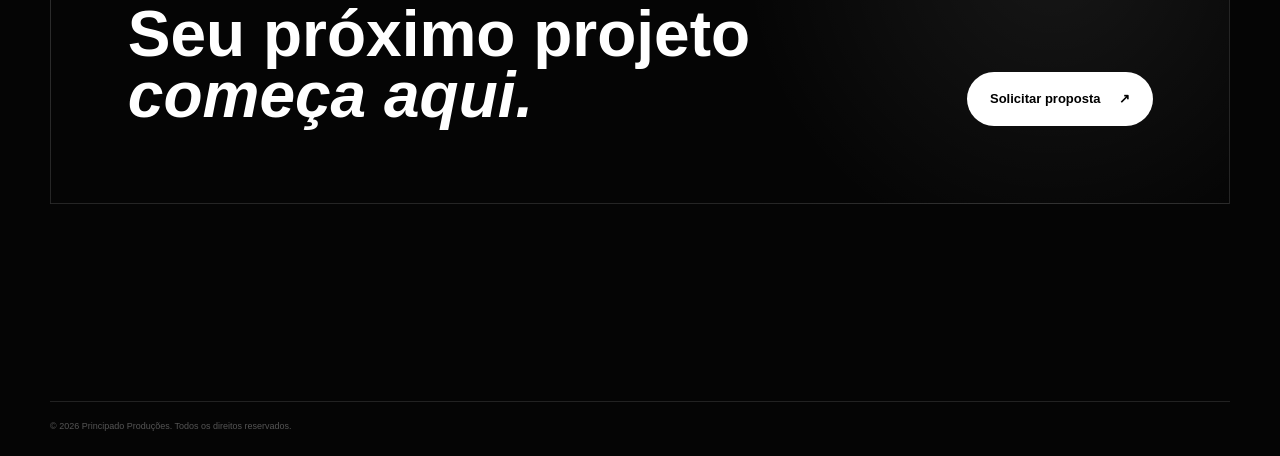
<file: producao-de-eventos.html>
<!doctype html>
<html lang="pt-BR"><head><meta charset="utf-8"><meta name="viewport" content="width=device-width,initial-scale=1">
<meta name="description" content="Planejamento, coordenação e execução completa para transformar uma ideia em uma experiência bem produzida.">
<meta name="robots" content="index,follow"><meta name="theme-color" content="#050505">
<link rel="canonical" href="https://principadoproducoes.vercel.app/producao-de-eventos.html">
<meta property="og:title" content="Produção de eventos | Principado Produções"><meta property="og:description" content="Planejamento, coordenação e execução completa para transformar uma ideia em uma experiência bem produzida."><meta property="og:type" content="website">
<title>Produção de eventos | Principado Produções</title>
<link rel="icon" type="image/svg+xml" href="assets/favicon-principado-exact.svg?v=5"><link rel="stylesheet" href="style.css"><style>
.service-page{min-height:100vh;background:#050505;color:#fff}.service-hero{padding:170px 0 90px;border-bottom:1px solid rgba(255,255,255,.1)}.service-hero h1{font-size:clamp(48px,8vw,110px);line-height:.9;max-width:1000px;margin:18px 0 30px}.service-hero h1 em,.service-content em{font-style:normal;opacity:.48}.service-lead{font-size:clamp(18px,2vw,25px);line-height:1.55;max-width:760px;color:rgba(255,255,255,.64)}.service-body{padding:90px 0}.service-body-grid{display:grid;grid-template-columns:1fr 1fr;gap:70px}.service-body h2{font-size:clamp(34px,4vw,58px);line-height:1;margin:0}.service-body p{color:rgba(255,255,255,.62);line-height:1.8}.service-points{display:grid;grid-template-columns:1fr 1fr;border-top:1px solid rgba(255,255,255,.12)}.service-point{padding:24px 0;border-bottom:1px solid rgba(255,255,255,.12);font-size:16px}.service-point span{display:block;font-size:10px;letter-spacing:.18em;opacity:.4;margin-bottom:20px}.service-cta{padding:80px 0 120px}.service-cta-box{border:1px solid rgba(255,255,255,.13);padding:clamp(30px,6vw,80px);display:flex;justify-content:space-between;gap:40px;align-items:end;background:radial-gradient(circle at 85% 20%,rgba(255,255,255,.07),transparent 30%)}.service-cta h2{font-size:clamp(35px,5vw,70px);line-height:.95;margin:0}.service-back{display:inline-flex;margin-top:28px;color:#fff;text-decoration:none;opacity:.55}.service-nav{position:absolute;top:0;left:0;right:0}.service-nav .nav{height:90px}.service-nav a{color:#fff;text-decoration:none}.service-brand{font-weight:800;letter-spacing:.12em}@media(max-width:800px){.service-body-grid,.service-cta-box{grid-template-columns:1fr;display:grid}.service-points{grid-template-columns:1fr}.service-hero{padding-top:130px}.service-nav .nav-links{display:none}}
</style></head><body class="service-page">
<header class="header service-nav"><div class="container nav"><a class="service-brand" href="index.html">PRINCIPADO / PRODUÇÕES</a><a class="nav-button" href="index.html#orcamento">Solicitar orçamento</a></div></header>
<main><section class="service-hero"><div class="container"><p class="kicker">PRINCIPADO PRODUÇÕES / SERVIÇO</p><h1>Produção de eventos<br><em>com produção de ponta a ponta.</em></h1><p class="service-lead">Planejamento, coordenação e execução completa para transformar uma ideia em uma experiência bem produzida.</p><a class="button primary" href="index.html#orcamento">Quero produzir este projeto <b>↗</b></a><a class="service-back" href="index.html#servicos">← Voltar para serviços</a></div></section>
<section class="service-body"><div class="container service-body-grid"><div><p class="kicker">COMO FUNCIONA</p><h2>Planejamento, orçamento, cronograma, fornecedores, equipes e operação em um único fluxo de produção.</h2></div><div class="service-content"><p>Planejamento, orçamento, cronograma, fornecedores, equipes e operação em um único fluxo de produção. A Principado organiza as frentes necessárias para que o cliente tenha clareza sobre o projeto e um único fluxo de gestão.</p><div class="service-points"><div class="service-point"><span>01</span>Produção executiva</div><div class="service-point"><span>02</span>Produção 360º</div><div class="service-point"><span>03</span>Gestão de fornecedores</div><div class="service-point"><span>04</span>Cronograma e operação</div></div></div></div></section>
<section class="service-cta"><div class="container"><div class="service-cta-box"><div><p class="kicker">VAMOS CONVERSAR?</p><h2>Seu próximo projeto<br><em>começa aqui.</em></h2></div><a class="button primary" href="index.html#orcamento">Solicitar proposta <b>↗</b></a></div></div></section></main>
<footer class="footer"><div class="container copyright">© <span id="year"></span> Principado Produções. Todos os direitos reservados.</div></footer><script>document.getElementById("year").textContent=new Date().getFullYear()</script></body></html>
</file>
<file: style.css>
@import url("./style-00.css");
@import url("./style-01.css");
@import url("./style-02.css");
@import url("./style-03.css");
@import url("./style-04.css");
@import url("./style-05.css");

/* --- Principado 2026 conversion, accessibility and responsive polish --- */
html{scroll-behavior:smooth}
body{overflow-x:hidden}
.why-principado{padding:clamp(80px,10vw,150px) 0;background:#080808;border-top:1px solid rgba(255,255,255,.08)}
.why-head{display:grid;grid-template-columns:1.2fr .8fr;gap:60px;align-items:end;margin-bottom:58px}
.why-head h2{margin:.4rem 0 0;font-size:clamp(42px,6vw,86px);line-height:.94}
.why-head>p{max-width:480px;color:rgba(255,255,255,.62);font-size:16px;line-height:1.7}
.why-grid{display:grid;grid-template-columns:repeat(4,1fr);border-top:1px solid rgba(255,255,255,.12);border-left:1px solid rgba(255,255,255,.12)}
.why-card{min-height:300px;padding:28px;border-right:1px solid rgba(255,255,255,.12);border-bottom:1px solid rgba(255,255,255,.12);transition:transform .35s ease,background .35s ease}
.why-card:hover{transform:translateY(-6px);background:rgba(255,255,255,.025)}
.why-card>span{display:block;font-size:11px;letter-spacing:.18em;opacity:.45;margin-bottom:72px}
.why-card h3{font-size:22px;letter-spacing:.12em;margin:0 0 14px}
.why-card p{font-size:14px;line-height:1.7;color:rgba(255,255,255,.56);margin:0}
.form-honeypot{position:absolute!important;width:1px;height:1px;overflow:hidden;clip:rect(0 0 0 0);white-space:nowrap}
.form-status{min-height:20px;margin:0 0 10px;font-size:13px;color:rgba(255,255,255,.68)}
.form-status.success{color:#fff}
.nav-links a.active{opacity:1}
@media (max-width:1100px){
  .why-grid{grid-template-columns:repeat(2,1fr)}
}
@media (max-width:800px){
  .why-head{grid-template-columns:1fr;gap:24px;margin-bottom:38px}
  .why-grid{grid-template-columns:1fr}
  .why-card{min-height:0;padding:24px}
  .why-card>span{margin-bottom:42px}
}
@media (max-width:600px){
  .why-principado{padding:78px 0}
  .why-head h2{font-size:clamp(38px,13vw,58px)}
}
@media (prefers-reduced-motion:reduce){
  html{scroll-behavior:auto}
  *,*::before,*::after{animation-duration:.01ms!important;animation-iteration-count:1!important;transition-duration:.01ms!important}
}

/* --- Sales funnel / services / portfolio --- */
.section-anchor{position:relative;top:-100px;display:block}.service{position:relative}.service-link{margin-left:auto;color:inherit;text-decoration:none;font-size:20px;transition:transform .25s ease,opacity .25s ease}.service:hover .service-link{transform:translate(4px,-4px);opacity:1}.portfolio-section,.instagram-section{padding:clamp(80px,10vw,150px) 0;background:#050505;border-top:1px solid rgba(255,255,255,.08)}.portfolio-grid{display:grid;grid-template-columns:repeat(3,1fr);gap:18px;margin-top:54px}.portfolio-card{border:1px solid rgba(255,255,255,.12);padding:18px;min-height:420px;transition:transform .35s ease,border-color .35s ease}.portfolio-card:hover{transform:translateY(-6px);border-color:rgba(255,255,255,.28)}.portfolio-card>span{font-size:10px;letter-spacing:.2em;opacity:.45}.portfolio-placeholder{height:230px;margin:18px 0;display:flex;flex-direction:column;align-items:center;justify-content:center;background:radial-gradient(circle,rgba(255,255,255,.08),transparent 55%),#0b0b0b;border:1px solid rgba(255,255,255,.08)}.portfolio-placeholder strong{font-size:25px;letter-spacing:.14em}.portfolio-placeholder small{margin-top:10px;letter-spacing:.16em;opacity:.45}.portfolio-card h3{font-size:25px;margin:0 0 10px}.portfolio-card p{color:rgba(255,255,255,.55);line-height:1.65;margin:0}.instagram-grid{display:grid;grid-template-columns:.85fr 1.15fr;gap:70px;align-items:center}.instagram-copy h2{font-size:clamp(42px,5vw,74px);line-height:.96;margin:.5rem 0 24px}.instagram-copy p:not(.kicker){color:rgba(255,255,255,.58);line-height:1.7;max-width:520px}.instagram-wall{display:grid;grid-template-columns:1fr 1fr;gap:1px;background:rgba(255,255,255,.1);border:1px solid rgba(255,255,255,.1)}.instagram-wall a{min-height:190px;padding:22px;background:#080808;color:#fff;text-decoration:none;display:flex;flex-direction:column;justify-content:space-between;transition:background .3s ease}.instagram-wall a:hover{background:#111}.instagram-wall span{font-size:10px;opacity:.4}.instagram-wall strong{font-size:20px;letter-spacing:.08em}.instagram-wall small{font-size:9px;letter-spacing:.16em;opacity:.45}@media(max-width:900px){.portfolio-grid{grid-template-columns:1fr 1fr}.instagram-grid{grid-template-columns:1fr;gap:45px}}@media(max-width:600px){.portfolio-grid{grid-template-columns:1fr}.instagram-wall{grid-template-columns:1fr}.instagram-wall a{min-height:150px}}

/* Contrast pass: ensure text remains readable on dark backgrounds */
body{color:#f5f5f5}.service-page,.portfolio-section,.instagram-section{color:#f5f5f5}.service-page p,.portfolio-section p,.instagram-section p{color:rgba(255,255,255,.72)}.portfolio-card p,.service-content p{color:rgba(255,255,255,.72)}.portfolio-card h3,.service-body h2,.instagram-copy h2{color:#fff}.service-point{color:rgba(255,255,255,.9)}.service-point span,.portfolio-placeholder small,.instagram-wall small{color:rgba(255,255,255,.62)}.instagram-wall strong{color:#fff}.section-head>p{color:rgba(255,255,255,.72)}


/* Light surfaces: use dark text for clear contrast */
body{color:#101010}
.statement,.event-section,.experience,.process-section,.budget{color:#101010}
.statement h2,.statement-highlight,.event-content h3,.experience h2,.experience-points span,.center-head h2,.process-step h3,.budget h2{color:#101010}
.statement-copy,.event-content p,.section-head>p,.services-head>p,.experience-points b,.process-step p,.budget-copy>p:not(.kicker){color:#666}
.event-content small{color:#777}
.event-number{color:#888}
.process-step span{color:#777}
.experience-points div{color:#101010}
.budget-form{color:#101010}
.budget-form label{color:#101010}
.budget-form input,.budget-form select,.budget-form textarea{color:#111}
.budget-form input::placeholder,.budget-form textarea::placeholder{color:#777;opacity:1}
.statement h2 em,.hero h1 em,.statement h2 em{color:#555}
.statement-highlight em{color:#777}

/* Header adapts to light sections while keeping white text over dark hero */
.header:not(.on-dark) .brand-text{color:#050505!important}
.header:not(.on-dark) .brand-text small{color:#050505!important}
.header:not(.on-dark) .menu-toggle span{background:#000!important}

/* Dark sections keep their intended light typography */
.hero,.services,.why-principado,.portfolio-section,.instagram-section,.footer{color:#fff}
.hero h1,.services-head h2,.why-head h2,.portfolio-card h3,.instagram-copy h2,.footer{color:#fff}


/* Event builder — guided catalog for complete production briefs. */
.event-builder{margin:18px 0 24px;padding:24px;border:1px solid #ddd;border-radius:22px;background:#fff}
.builder-head{display:flex;justify-content:space-between;gap:20px;align-items:flex-start;margin-bottom:24px}
.builder-head h3{margin:6px 0 0;font-size:22px;letter-spacing:-.03em}
.builder-step{font-size:10px;letter-spacing:.16em;color:#888;font-weight:800;white-space:nowrap}
.builder-label{font-size:10px;text-transform:uppercase;letter-spacing:.14em;font-weight:800;color:#555;margin:0 0 12px}
.builder-categories,.builder-subtypes{display:grid;grid-template-columns:repeat(2,1fr);gap:10px}
.builder-category,.builder-subtype{appearance:none;border:1px solid #ddd;background:#fafafa;color:#111;border-radius:15px;padding:16px;text-align:left;cursor:pointer;font:inherit;transition:.2s}
.builder-category{display:grid;grid-template-columns:auto 1fr;column-gap:10px;align-items:center}
.builder-category>span{font-weight:800}.builder-category small{grid-column:2;color:#777;font-size:11px;margin-top:3px}
.builder-category:hover,.builder-subtype:hover{border-color:#999;transform:translateY(-1px)}
.builder-category.is-selected,.builder-subtype.is-selected{background:#050505;color:#fff;border-color:#050505}
.builder-category.is-selected small{color:#aaa}
.builder-subtypes-wrap{margin-top:22px}
.builder-subtypes{grid-template-columns:repeat(3,1fr)}
.builder-subtype{font-size:13px;font-weight:700;min-height:62px}
.builder-catalog-wrap{margin-top:24px;padding-top:24px;border-top:1px solid #eee}
.builder-catalog-head{display:flex;justify-content:space-between;gap:20px;align-items:flex-end;margin-bottom:16px}
.builder-catalog-head p{margin:4px 0 0;color:#777;font-size:12px;line-height:1.5}
.builder-count{font-size:11px;font-weight:800;color:#555;white-space:nowrap}
.builder-tabs{display:flex;gap:7px;overflow-x:auto;padding-bottom:5px;margin-bottom:14px}
.builder-tab{border:1px solid #ddd;background:#fff;color:#555;border-radius:999px;padding:9px 12px;font-size:10px;font-weight:800;letter-spacing:.06em;white-space:nowrap;cursor:pointer}
.builder-tab.is-active{background:#050505;color:#fff;border-color:#050505}
.builder-products{display:grid;grid-template-columns:repeat(3,1fr);gap:9px}
.builder-product{position:relative;display:flex;gap:10px;align-items:flex-start;border:1px solid #e2e2e2;border-radius:14px;padding:13px;background:#fff;cursor:pointer;min-height:82px}
.builder-product:hover{border-color:#aaa}
.builder-product input{position:absolute;opacity:0;pointer-events:none}
.builder-product-check{width:20px;height:20px;border:1px solid #bbb;border-radius:6px;flex:0 0 auto;display:grid;place-items:center;font-size:12px}
.builder-product input:checked + .builder-product-check{background:#050505;border-color:#050505;color:#fff}
.builder-product strong{display:block;font-size:12px;line-height:1.3}
.builder-product small{display:block;color:#888;font-size:10px;line-height:1.35;margin-top:4px}
.builder-product.is-default{background:#fafafa}
.builder-summary{margin-top:16px;padding:12px 14px;border-radius:12px;background:#f3f3f1;font-size:11px;color:#555;line-height:1.5}
.builder-summary strong{color:#111}.builder-summary-count{float:right;font-weight:800;color:#111}
@media(max-width:800px){.builder-subtypes{grid-template-columns:repeat(2,1fr)}.builder-products{grid-template-columns:repeat(2,1fr)}}
@media(max-width:600px){.event-builder{padding:18px;border-radius:18px}.builder-categories,.builder-subtypes,.builder-products{grid-template-columns:1fr}.builder-head{margin-bottom:18px}.builder-catalog-head{align-items:flex-start;flex-direction:column;gap:5px}}

/* Visual Event Builder entry point */
.visual-builder-link{display:inline-flex;align-items:center;gap:8px;margin-top:12px;color:#111;text-decoration:none;font-size:10px;font-weight:800;letter-spacing:.08em;text-transform:uppercase;border-bottom:1px solid #bbb;padding-bottom:4px;transition:.2s}.visual-builder-link:hover{border-color:#111;transform:translateX(3px)}.visual-builder-link b{font-size:14px}

/* Replace inline event builder with a clear visual configurator CTA */
.event-builder-cta{margin:18px 0 24px;padding:24px;border:1px solid #ddd;border-radius:22px;background:#fff;display:flex;align-items:center;justify-content:space-between;gap:24px}.builder-cta-copy{max-width:620px}.builder-cta-copy .kicker{display:block;margin-bottom:7px}.builder-cta-copy h3{margin:0;font-size:24px;letter-spacing:-.03em}.builder-cta-copy p{margin:7px 0 0;color:#666;font-size:13px;line-height:1.5}.builder-cta-button{flex:0 0 auto;white-space:nowrap}.event-builder-cta .button.primary{background:#050505;color:#fff;border-color:#050505}.event-builder-cta .button.primary:hover{background:#222}@media(max-width:700px){.event-builder-cta{flex-direction:column;align-items:flex-start;padding:20px;border-radius:18px}.builder-cta-button{width:100%;justify-content:center}}

/* Premium CTA inside the briefing form — balanced editorial layout. */
.budget-form .event-builder-cta{
  width:100%!important;
  box-sizing:border-box!important;
  display:grid!important;
  grid-template-columns:minmax(0,1fr) auto!important;
  align-items:center!important;
  gap:32px!important;
  margin:8px 0 30px!important;
  padding:26px 28px!important;
  border:1px solid #e4e4e0!important;
  border-radius:20px!important;
  background:linear-gradient(145deg,#fbfbfa 0%,#f4f4f1 100%)!important;
}
.budget-form .builder-cta-copy{min-width:0!important;max-width:none!important}
.budget-form .builder-cta-copy .kicker{margin:0 0 9px!important;color:#888!important;font-size:9px!important;letter-spacing:.2em!important}
.budget-form .builder-cta-copy h3{margin:0!important;color:#101010!important;font:800 clamp(22px,2.1vw,30px)/1.05 Manrope,sans-serif!important;letter-spacing:-.045em!important}
.budget-form .builder-cta-copy p{margin:9px 0 0!important;max-width:440px!important;color:#666!important;font-size:12px!important;line-height:1.55!important}
.budget-form .builder-cta-button{
  width:auto!important;
  min-width:178px!important;
  flex:none!important;
  padding:15px 22px!important;
  border-radius:999px!important;
  white-space:nowrap!important;
  box-shadow:0 10px 24px rgba(0,0,0,.10)!important;
}
.budget-form .event-builder-cta .button.primary{background:#050505!important;color:#fff!important}
.budget-form .event-builder-cta .button.primary:hover{background:#202020!important;transform:translateY(-2px)!important}
@media(max-width:900px){
  .budget-form .event-builder-cta{grid-template-columns:1fr!important;gap:18px!important}
  .budget-form .builder-cta-button{width:100%!important}
}
@media(max-width:700px){
  .budget-form .event-builder-cta{padding:21px!important;border-radius:18px!important;margin:4px 0 24px!important}
  .budget-form .builder-cta-copy h3{font-size:24px!important}
}

/* Instagram CTA — premium breathing room and balanced proportions. */
.instagram-section .instagram-copy .button,
.instagram-section .instagram-copy a[href*="instagram"]{
  min-width:190px!important;
  padding:15px 26px!important;
  gap:12px!important;
  justify-content:center!important;
  white-space:nowrap!important;
  border-radius:999px!important;
  box-sizing:border-box!important;
  letter-spacing:.01em!important;
}
.instagram-section .instagram-copy .button b,
.instagram-section .instagram-copy a[href*="instagram"] b{margin-left:3px!important}
@media(max-width:600px){
  .instagram-section .instagram-copy .button,
  .instagram-section .instagram-copy a[href*="instagram"]{width:100%!important;min-width:0!important}
}
</file>
<file: montar-evento.css>
*{box-sizing:border-box}html{scroll-behavior:smooth}body{margin:0;background:#f3f3f0;color:#101010;font-family:"DM Sans",Arial,sans-serif}button{font:inherit}.builder-top{height:82px;padding:0 clamp(20px,4vw,58px);display:flex;align-items:center;justify-content:space-between;background:#050505;color:#fff}.builder-brand{display:flex;align-items:center;gap:12px;color:#fff;text-decoration:none}.builder-brand>span{width:46px;height:46px;background:#fff;border-radius:50%;display:grid;place-items:center;overflow:hidden}.builder-brand img{width:64%;height:64%;object-fit:contain}.builder-brand b{font-family:Manrope,sans-serif;font-size:12px;letter-spacing:.16em}.builder-brand small{display:block;font-size:8px;letter-spacing:.28em;margin-top:4px;opacity:.6}.back-link{color:#fff;text-decoration:none;font-size:11px;letter-spacing:.1em;opacity:.7}.builder-page{max-width:1420px;margin:auto;padding:clamp(55px,7vw,100px) clamp(20px,4vw,58px) 90px}.builder-intro{max-width:760px}.eyebrow{margin:0 0 10px;font-size:10px;letter-spacing:.2em;font-weight:800;color:#777}.builder-intro h1{font-family:Manrope,sans-serif;font-size:clamp(48px,7vw,92px);line-height:.92;letter-spacing:-.06em;margin:0}.builder-intro h1 em{font-style:normal;color:#777}.builder-intro>p:last-child{max-width:650px;color:#666;font-size:16px;line-height:1.7;margin:25px 0 0}.progress{display:flex;align-items:center;gap:14px;margin:55px 0 28px;color:#888;font-size:10px;font-weight:800;letter-spacing:.12em}.progress-item{display:flex;gap:8px;align-items:center;white-space:nowrap}.progress-item span{width:28px;height:28px;border:1px solid #ccc;border-radius:50%;display:grid;place-items:center}.progress-item.is-active{color:#111}.progress-item.is-active span{background:#050505;border-color:#050505;color:#fff}.progress i{width:50px;height:1px;background:#ddd}.builder-shell{display:grid;grid-template-columns:minmax(0,1fr) 350px;gap:20px;align-items:start}.builder-main{background:#fff;border:1px solid #ddd;border-radius:28px;min-height:620px;padding:clamp(24px,4vw,44px);overflow:hidden}.builder-step-section{display:none}.builder-step-section.is-visible{display:block;animation:enter .35s ease}@keyframes enter{from{opacity:0;transform:translateY(8px)}to{opacity:1;transform:none}}.step-heading{display:flex;gap:18px;margin-bottom:30px}.step-heading>span{font-size:11px;font-weight:800;color:#aaa;padding-top:6px}.step-heading h2{font-family:Manrope,sans-serif;font-size:clamp(28px,3.2vw,46px);line-height:1;letter-spacing:-.04em;margin:0 0 10px}.step-heading p:last-child{color:#777;margin:0;line-height:1.5}.category-grid{display:grid;grid-template-columns:1fr 1fr;gap:14px}.choice-card,.subtype-card{position:relative;text-align:left;border:1px solid #ddd;background:#fafafa;border-radius:22px;padding:25px;cursor:pointer;transition:.25s;min-height:190px}.choice-card:hover,.subtype-card:hover{transform:translateY(-4px);border-color:#999;box-shadow:0 16px 35px rgba(0,0,0,.07)}.choice-icon{display:grid;place-items:center;width:44px;height:44px;border-radius:14px;background:#111;color:#fff;font-size:18px;margin-bottom:40px}.choice-card strong{display:block;font-family:Manrope;font-size:20px}.choice-card small{display:block;color:#777;max-width:250px;line-height:1.5;margin-top:6px}.choice-card>b{position:absolute;right:24px;bottom:23px;font-size:22px}.subtype-grid{display:grid;grid-template-columns:repeat(3,1fr);gap:10px}.subtype-card{min-height:125px;padding:19px}.subtype-card strong{display:block;font-size:14px;line-height:1.25}.subtype-card small{display:block;color:#888;margin-top:7px;line-height:1.4;font-size:11px}.subtype-card b{position:absolute;right:16px;bottom:15px}.catalog-tabs{display:flex;gap:8px;overflow:auto;padding:3px 2px 12px;margin-bottom:8px}.catalog-tab{border:1px solid #ddd;background:#fff;border-radius:999px;padding:10px 13px;font-size:10px;font-weight:800;letter-spacing:.08em;white-space:nowrap;cursor:pointer}.catalog-tab.is-active{background:#050505;color:#fff;border-color:#050505}.catalog-grid{display:grid;grid-template-columns:repeat(2,1fr);gap:10px}.product-card{display:flex;gap:12px;align-items:center;border:1px solid #e1e1e1;border-radius:17px;padding:13px;background:#fff;cursor:pointer;transition:.2s;min-height:76px}.product-card:hover{border-color:#999;transform:translateY(-2px)}.product-card.is-selected{border-color:#111;background:#f5f5f2}.product-icon{width:36px;height:36px;display:grid;place-items:center;border-radius:11px;background:#f0f0ed;font-size:15px;flex:0 0 auto}.product-card.is-selected .product-icon{background:#111;color:#fff}.product-card strong{display:block;font-size:12px}.product-card small{display:block;color:#888;font-size:10px;margin-top:3px}.product-check{margin-left:auto;width:21px;height:21px;border:1px solid #bbb;border-radius:50%;display:grid;place-items:center;font-size:11px;flex:0 0 auto}.product-card.is-selected .product-check{background:#111;color:#fff;border-color:#111}.recommended{display:inline-block;margin-top:5px;font-size:8px;text-transform:uppercase;letter-spacing:.12em;color:#777}.text-button{border:0;background:none;padding:18px 0 0;color:#666;font-size:11px;font-weight:800;cursor:pointer}.briefing-card{position:sticky;top:20px;background:#050505;color:#fff;border-radius:28px;padding:24px;min-height:560px;display:flex;flex-direction:column;box-shadow:0 20px 50px rgba(0,0,0,.14)}.briefing-top{display:flex;justify-content:space-between;font-size:10px;letter-spacing:.16em;opacity:.65}.briefing-top strong{color:#fff;opacity:1}.briefing-event{display:flex;gap:13px;align-items:center;padding:22px 0;border-bottom:1px solid rgba(255,255,255,.12);margin-bottom:5px}.preview-mark{width:46px;height:46px;border-radius:50%;background:#fff;color:#000;display:grid;place-items:center;font-family:Manrope;font-weight:800;font-size:20px}.briefing-event small{display:block;font-size:8px;letter-spacing:.16em;opacity:.45}.briefing-event strong{display:block;font-family:Manrope;font-size:17px;margin:3px 0}.briefing-event span:last-child{font-size:10px;opacity:.55}.selected-list{flex:1;overflow:auto;padding:12px 0}.selected-list p{color:#777;font-size:12px;line-height:1.5}.selected-item{display:flex;justify-content:space-between;gap:10px;padding:9px 0;border-bottom:1px solid rgba(255,255,255,.08);font-size:11px}.selected-item span{opacity:.5}.briefing-footer{border-top:1px solid rgba(255,255,255,.12);padding-top:20px}.briefing-footer small{display:block;font-size:8px;letter-spacing:.16em;opacity:.45}.briefing-footer strong{display:block;font-family:Manrope;font-size:15px;line-height:1.25;margin:5px 0 15px}.briefing-footer button{width:100%;border:0;background:#fff;color:#050505;border-radius:14px;padding:15px;font-weight:800;cursor:pointer;transition:.2s}.briefing-footer button:not(:disabled):hover{transform:translateY(-2px);box-shadow:0 10px 25px rgba(255,255,255,.12)}.briefing-footer button:disabled{opacity:.35;cursor:not-allowed}.toast{position:fixed;left:50%;bottom:24px;transform:translate(-50%,20px);background:#050505;color:#fff;padding:12px 16px;border-radius:999px;font-size:11px;opacity:0;pointer-events:none;transition:.25s}.toast.is-visible{opacity:1;transform:translate(-50%,0)}@media(max-width:1050px){.builder-shell{grid-template-columns:1fr}.briefing-card{position:relative;top:auto;min-height:360px}.subtype-grid{grid-template-columns:repeat(2,1fr)}}@media(max-width:650px){.builder-top{height:72px}.builder-brand b{display:none}.back-link{font-size:9px}.builder-page{padding-top:45px}.builder-intro h1{font-size:50px}.progress{margin:38px 0 20px;gap:7px}.progress i{width:20px}.progress-item{font-size:8px}.progress-item span{width:25px;height:25px}.builder-main{border-radius:20px;padding:20px}.category-grid,.subtype-grid,.catalog-grid{grid-template-columns:1fr}.choice-card{min-height:160px}.briefing-card{border-radius:20px}.step-heading{gap:10px}.step-heading h2{font-size:29px}}
/* Product catalog: shopping-style visual cards */
.catalog-grid{grid-template-columns:repeat(3,1fr)!important;gap:12px!important}.product-card{display:block!important;padding:0!important;overflow:hidden!important;min-height:0!important;text-align:left!important;background:#fff!important}.product-image-wrap{display:block!important;width:100%!important;height:145px!important;background:#eee!important;overflow:hidden!important;position:relative!important}.product-image{display:block!important;width:100%!important;height:100%!important;object-fit:cover!important;transition:transform .35s ease,filter .25s ease!important}.product-card:hover .product-image{transform:scale(1.045)!important}.product-copy{display:block!important;padding:12px 13px 2px!important;min-height:58px!important}.product-copy strong{font-size:12px!important;line-height:1.25!important}.product-copy .recommended{margin-top:5px!important}.product-check{position:absolute!important;right:10px!important;top:10px!important;margin:0!important;width:27px!important;height:27px!important;border-radius:50%!important;background:rgba(255,255,255,.94)!important;color:#111!important;box-shadow:0 3px 10px rgba(0,0,0,.14)!important;border:0!important}.product-card.is-selected .product-check{background:#050505!important;color:#fff!important}.product-card.is-selected .product-image{filter:saturate(.9) brightness(.88)!important}.product-card .product-icon{width:100%;height:145px;border-radius:0;background:#eee}.product-card{position:relative!important}.catalog-tabs{margin-top:4px!important}
@media(max-width:1050px){.catalog-grid{grid-template-columns:repeat(2,1fr)!important}}
@media(max-width:650px){.catalog-grid{grid-template-columns:1fr!important}.product-image-wrap{height:190px!important}}
</file>
